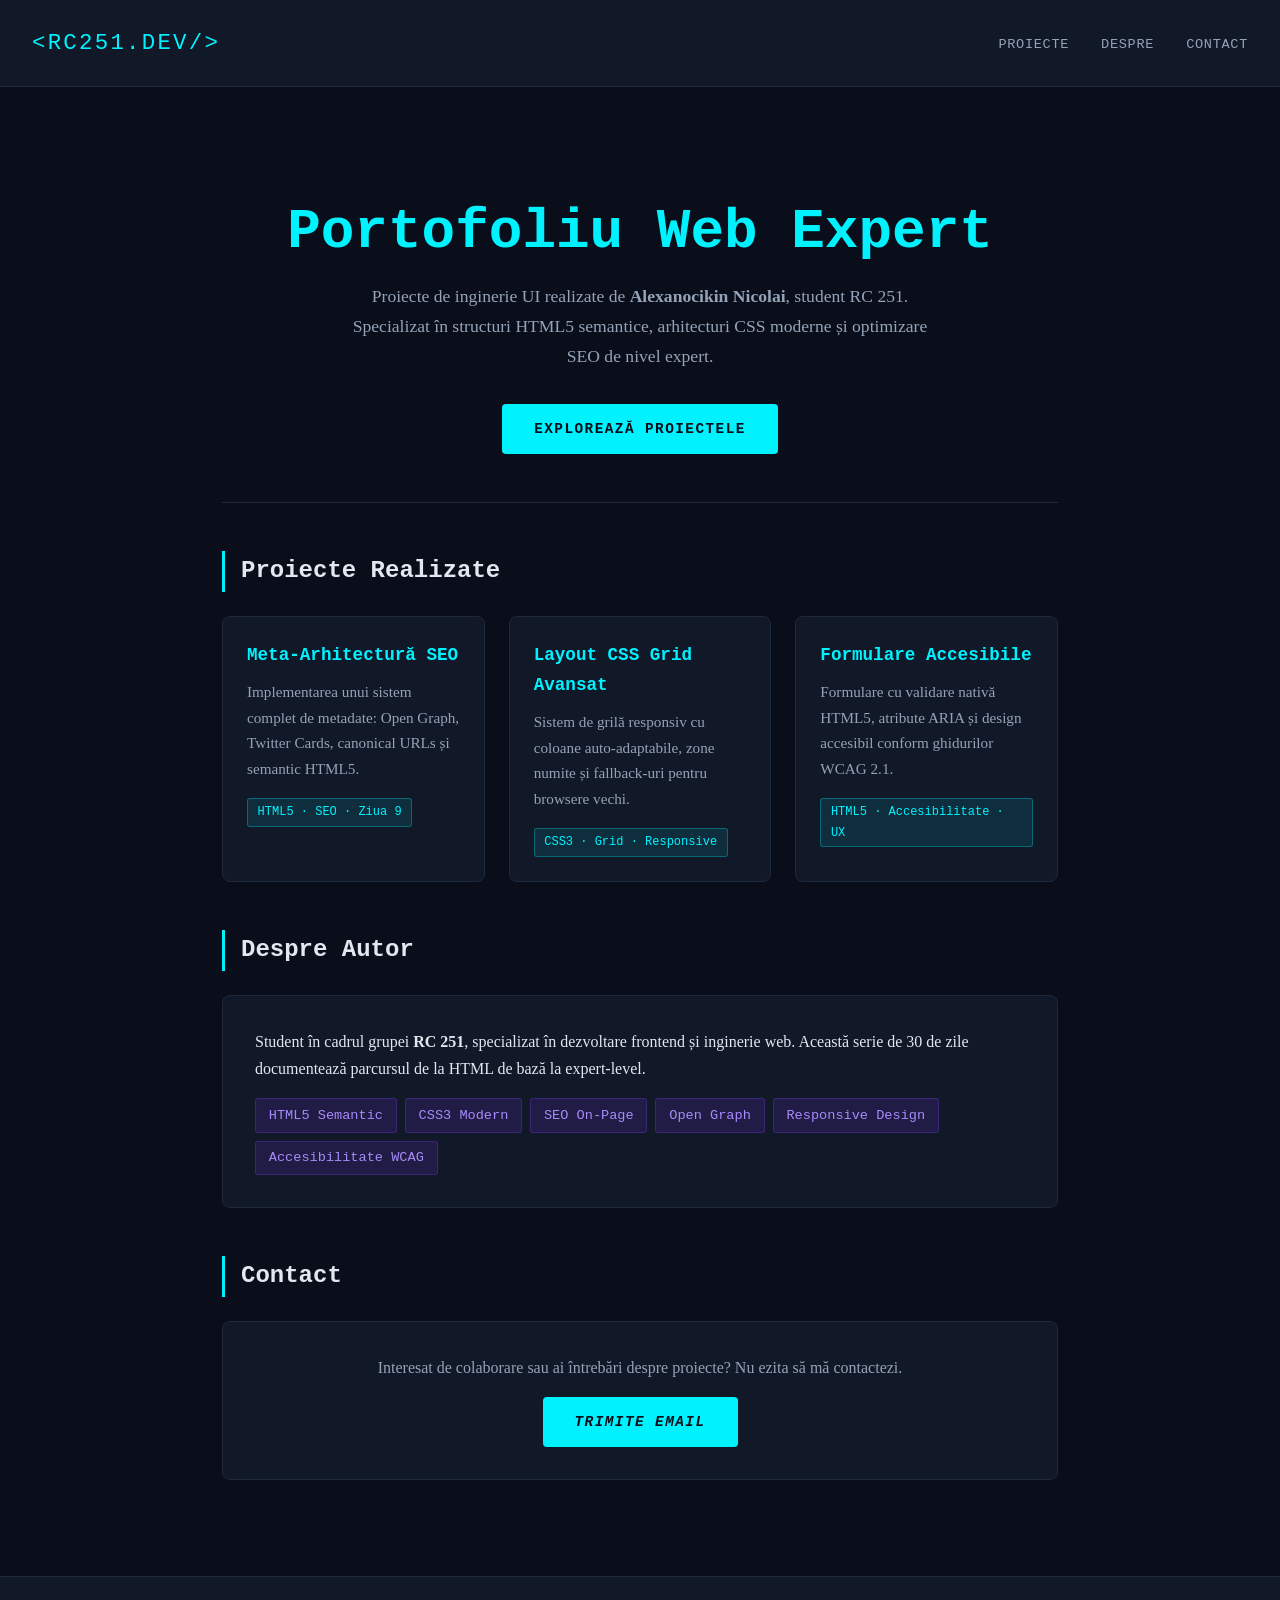
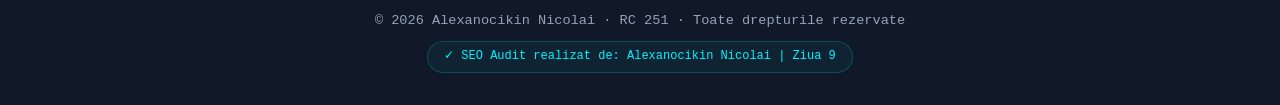
<file: ziua 7/codul final ziua 7/ziua 9/index.html>
<!DOCTYPE html>
<html lang="ro">
 
<head>

  <meta charset="UTF-8">
 

  <meta name="viewport" content="width=device-width, initial-scale=1.0, shrink-to-fit=no">

  <title>Portofoliu Web Expert | RC 251 Alexanocikin Nicolai</title>
  <meta name="description" content="Explorează proiectele de inginerie UI realizate de Alexanocikin Nicolai. Focus pe performanță, SEO semantic și arhitecturi CSS moderne. Contactează-mă astăzi!">
  <meta name="keywords" content="portofoliu web, inginerie UI, HTML5, CSS3, SEO expert, RC 251, Alexanocikin Nicolai, frontend development">
  <meta name="robots" content="index, follow">
  <link rel="canonical" href="https://domeniu-elev.ro/index.html">
  <meta name="author" content="Alexanocikin Nicolai">
  <meta property="og:type" content="website">
  <meta property="og:url" content="https://domeniu-elev.ro/index.html">
  <meta property="og:title" content="Portofoliu Web Expert | Arhitectură de Înaltă Performanță">
  <meta property="og:description" content="Sisteme UI scalabile și optimizate SEO, construite cu HTML5 semantic, CSS3 modern și best practices de inginerie web. Realizate de Alexanocikin Nicolai, RC 251.">
  <meta property="og:image" content="assets/img/preview-site.jpg">
  <meta property="og:image:width" content="1200">
  <meta property="og:image:height" content="630">
  <meta property="og:locale" content="ro_RO">
  <meta property="og:site_name" content="Portofoliu RC 251">
  <meta name="twitter:card" content="summary_large_image">
  <meta name="twitter:title" content="Portofoliu Web Expert | RC 251 Alexanocikin Nicolai">
  <meta name="twitter:description" content="Explorează proiectele de inginerie UI. SEO semantic și arhitecturi CSS moderne de nivel expert.">
  <meta name="twitter:image" content="assets/img/preview-site.jpg">
 
  <link rel="icon" type="image/png" sizes="32x32" href="favicon-32x32.png">
  <link rel="icon" type="image/png" sizes="16x16" href="favicon-16x16.png">
  <link rel="apple-touch-icon" sizes="180x180" href="apple-touch-icon.png">
 
  <meta name="theme-color" content="#00f2ff">
 
  <link rel="manifest" href="site.webmanifest">

  <style>
    /* Reset și variabile CSS */
    *, *::before, *::after { box-sizing: border-box; margin: 0; padding: 0; }
 
    :root {
      --color-bg: #0a0e1a;
      --color-surface: #111827;
      --color-accent: #00f2ff;
      --color-accent-2: #7c3aed;
      --color-text: #e2e8f0;
      --color-text-muted: #94a3b8;
      --color-border: #1e293b;
      --font-heading: 'Courier New', monospace;
      --font-body: Georgia, 'Times New Roman', serif;
    }
 
    body {
      background-color: var(--color-bg);
      color: var(--color-text);
      font-family: var(--font-body);
      line-height: 1.7;
    }
 
    /* ── HEADER ── */
    header {
      background: var(--color-surface);
      border-bottom: 1px solid var(--color-border);
      padding: 1.5rem 2rem;
      display: flex;
      justify-content: space-between;
      align-items: center;
    }
 
    header .logo {
      font-family: var(--font-heading);
      font-size: 1.4rem;
      color: var(--color-accent);
      letter-spacing: 0.1em;
    }
 
    nav ul {
      list-style: none;
      display: flex;
      gap: 2rem;
    }
 
    nav a {
      color: var(--color-text-muted);
      text-decoration: none;
      font-family: var(--font-heading);
      font-size: 0.85rem;
      letter-spacing: 0.05em;
      text-transform: uppercase;
      transition: color 0.2s;
    }
 
    nav a:hover { color: var(--color-accent); }
 
    /* ── MAIN ── */
    main { max-width: 900px; margin: 0 auto; padding: 3rem 2rem; }
 
    /* ── HERO SECTION ── */
    .hero {
      text-align: center;
      padding: 4rem 0 3rem;
      border-bottom: 1px solid var(--color-border);
      margin-bottom: 3rem;
    }
 
    /* [SEO] h1: UN SINGUR h1 PE PAGINĂ — conține cuvântul cheie principal */
    h1 {
      font-family: var(--font-heading);
      font-size: clamp(2rem, 5vw, 3.5rem);
      color: var(--color-accent);
      line-height: 1.2;
      margin-bottom: 1rem;
    }
 
    .hero p {
      color: var(--color-text-muted);
      font-size: 1.1rem;
      max-width: 600px;
      margin: 0 auto 2rem;
    }
 
    .cta-button {
      display: inline-block;
      background: var(--color-accent);
      color: var(--color-bg);
      padding: 0.8rem 2rem;
      border-radius: 4px;
      text-decoration: none;
      font-family: var(--font-heading);
      font-weight: bold;
      font-size: 0.9rem;
      letter-spacing: 0.1em;
      text-transform: uppercase;
      transition: opacity 0.2s;
    }
 
    .cta-button:hover { opacity: 0.85; }
 
    /* ── SECTIONS ── */
    section { margin-bottom: 3rem; }
 
    /* [SEO] h2: Subtitruri de secțiune — respectă ierarhia h1 → h2 */
    h2 {
      font-family: var(--font-heading);
      font-size: 1.5rem;
      color: var(--color-text);
      border-left: 3px solid var(--color-accent);
      padding-left: 1rem;
      margin-bottom: 1.5rem;
    }
 
    /* [SEO] h3: Sub-secțiuni — respectă ierarhia h2 → h3, NU sari de la h2 la h4! */
    h3 {
      font-family: var(--font-heading);
      font-size: 1.1rem;
      color: var(--color-accent);
      margin-bottom: 0.5rem;
    }
 
    /* ── ARTICLES (Carduri de Proiect) ── */
    .projects-grid {
      display: grid;
      grid-template-columns: repeat(auto-fit, minmax(260px, 1fr));
      gap: 1.5rem;
    }
 
    /* [SEMANTIC] <article> = conținut independent, redistribuibil */
    article {
      background: var(--color-surface);
      border: 1px solid var(--color-border);
      border-radius: 8px;
      padding: 1.5rem;
      transition: border-color 0.2s;
    }
 
    article:hover { border-color: var(--color-accent); }
 
    article p {
      color: var(--color-text-muted);
      font-size: 0.95rem;
      margin-top: 0.5rem;
    }
 
    article .tag {
      display: inline-block;
      background: rgba(0, 242, 255, 0.1);
      color: var(--color-accent);
      border: 1px solid rgba(0, 242, 255, 0.3);
      border-radius: 3px;
      padding: 0.2rem 0.6rem;
      font-size: 0.75rem;
      font-family: var(--font-heading);
      margin-top: 1rem;
    }
 
    /* ── ABOUT SECTION ── */
    .about-content {
      background: var(--color-surface);
      border: 1px solid var(--color-border);
      border-radius: 8px;
      padding: 2rem;
    }
 
    .skills-list {
      display: flex;
      flex-wrap: wrap;
      gap: 0.5rem;
      margin-top: 1rem;
      list-style: none;
    }
 
    .skills-list li {
      background: rgba(124, 58, 237, 0.15);
      color: #a78bfa;
      border: 1px solid rgba(124, 58, 237, 0.3);
      border-radius: 3px;
      padding: 0.3rem 0.8rem;
      font-size: 0.85rem;
      font-family: var(--font-heading);
    }
 
    /* ── CONTACT SECTION ── */
    .contact-info {
      background: var(--color-surface);
      border: 1px solid var(--color-border);
      border-radius: 8px;
      padding: 2rem;
      text-align: center;
    }
 
    .contact-info p { color: var(--color-text-muted); margin-bottom: 1rem; }
 
    /* ── FOOTER ── */
    /* [SEMANTIC] <footer> = informații secundare: copyright, links, autor */
    footer {
      background: var(--color-surface);
      border-top: 1px solid var(--color-border);
      padding: 2rem;
      text-align: center;
      color: var(--color-text-muted);
      font-size: 0.85rem;
      font-family: var(--font-heading);
    }
 
    footer .seo-badge {
      display: inline-block;
      margin-top: 0.5rem;
      padding: 0.3rem 1rem;
      background: rgba(0, 242, 255, 0.05);
      border: 1px solid rgba(0, 242, 255, 0.2);
      border-radius: 20px;
      color: var(--color-accent);
      font-size: 0.75rem;
    }
  </style>
 
</head>
 
<body>
  <header>
    <div class="logo">&lt;RC251.DEV/&gt;</div>
    <nav aria-label="Navigare principală">
      <ul>
        <li><a href="#proiecte">Proiecte</a></li>
        <li><a href="#despre">Despre</a></li>
        <li><a href="#contact">Contact</a></li>
      </ul>
    </nav>
  </header>
  <main>
    <section class="hero" aria-labelledby="titlu-principal">
 
      <h1 id="titlu-principal">Portofoliu Web Expert</h1>
 
      <p>
        Proiecte de inginerie UI realizate de <strong>Alexanocikin Nicolai</strong>,
        student RC 251. Specializat în structuri HTML5 semantice,
        arhitecturi CSS moderne și optimizare SEO de nivel expert.
      </p>
 
      <a href="#proiecte" class="cta-button">Explorează Proiectele</a>
    </section>
 
    <section id="proiecte" aria-labelledby="titlu-proiecte">
 
      <h2 id="titlu-proiecte">Proiecte Realizate</h2>
 
      <div class="projects-grid">
 
        <article>
          <h3>Meta-Arhitectură SEO</h3>
          <p>
            Implementarea unui sistem complet de metadate: Open Graph,
            Twitter Cards, canonical URLs și semantic HTML5.
          </p>
          <span class="tag">HTML5 · SEO · Ziua 9</span>
        </article>
 
        <article>
          <h3>Layout CSS Grid Avansat</h3>
          <p>
            Sistem de grilă responsiv cu coloane auto-adaptabile,
            zone numite și fallback-uri pentru browsere vechi.
          </p>
          <span class="tag">CSS3 · Grid · Responsive</span>
        </article>
 
        <article>
          <h3>Formulare Accesibile</h3>
          <p>
            Formulare cu validare nativă HTML5, atribute ARIA
            și design accesibil conform ghidurilor WCAG 2.1.
          </p>
          <span class="tag">HTML5 · Accesibilitate · UX</span>
        </article>
 
      </div>
    </section>
 
 
    <!-- ── SECȚIUNEA DESPRE ── -->
    <section id="despre" aria-labelledby="titlu-despre">
      <h2 id="titlu-despre">Despre Autor</h2>
 
      <div class="about-content">
        <p>
          Student în cadrul grupei <strong>RC 251</strong>, specializat în
          dezvoltare frontend și inginerie web. Această serie de 30 de zile
          documentează parcursul de la HTML de bază la expert-level.
        </p>
        <ul class="skills-list" aria-label="Competențe tehnice">
          <li>HTML5 Semantic</li>
          <li>CSS3 Modern</li>
          <li>SEO On-Page</li>
          <li>Open Graph</li>
          <li>Responsive Design</li>
          <li>Accesibilitate WCAG</li>
        </ul>
      </div>
    </section>
 
 
    <section id="contact" aria-labelledby="titlu-contact">
      <h2 id="titlu-contact">Contact</h2>
 
      <div class="contact-info">
        <p>
          Interesat de colaborare sau ai întrebări despre proiecte?
          Nu ezita să mă contactezi.
        </p>
        <address>
          <a href="mailto:alexanocikin.nicolai@student.ro" class="cta-button">
            Trimite Email
          </a>
        </address>
      </div>
    </section>
 
  </main>
  <footer>
    <p>&copy; 2026 Alexanocikin Nicolai · RC 251 · Toate drepturile rezervate</p>
    <p class="seo-badge">
      ✓ SEO Audit realizat de: Alexanocikin Nicolai | Ziua 9
    </p>
  </footer>
 
</body>
</html>
</file>
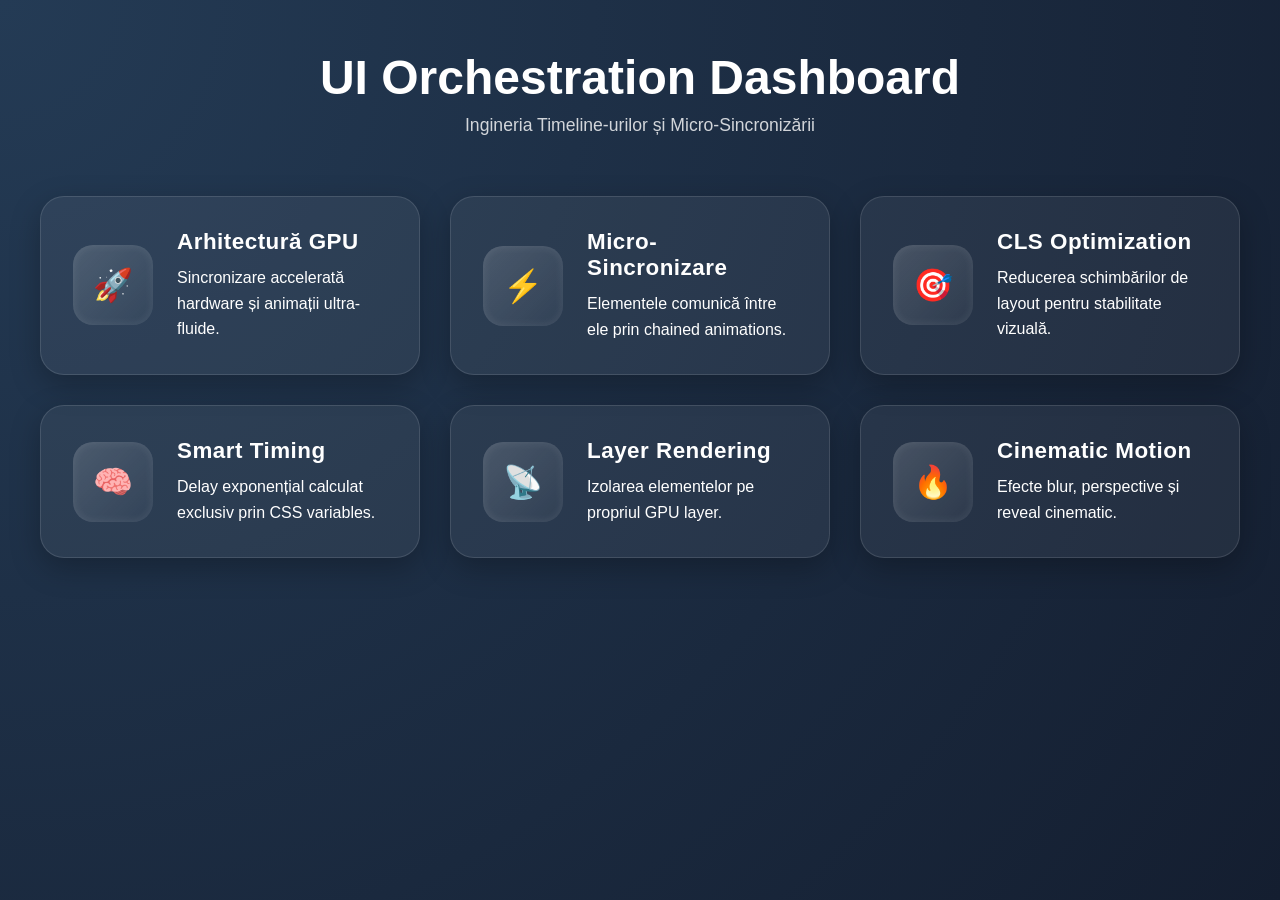
<file: features.html>
<!-- features.html -->
<!DOCTYPE html>
<html lang="ro">
<head>
  <meta charset="UTF-8" />
  <meta name="viewport" content="width=device-width, initial-scale=1.0"/>
  <title>UI Orchestration Dashboard</title>

  <link rel="stylesheet" href="features.css">
</head>
<body>

  <header class="hero">
    <h1>UI Orchestration Dashboard</h1>
    <p>Ingineria Timeline-urilor și Micro-Sincronizării</p>
  </header>

  <section class="ui-orchestrator">

    <!-- Grup 1 -->
    <div class="feature-wrapper" style="--i:1; --reverse:3;">
      <div class="feature-card">

        <div class="card-icon">🚀</div>

        <div class="card-content">
          <h3 class="stagger-text">Arhitectură GPU</h3>

          <p class="stagger-text">
            Sincronizare accelerată hardware și animații ultra-fluide.
          </p>
        </div>

      </div>
    </div>

    <!-- Grup 2 -->
    <div class="feature-wrapper" style="--i:2; --reverse:2;">
      <div class="feature-card">

        <div class="card-icon">⚡</div>

        <div class="card-content">
          <h3 class="stagger-text">Micro-Sincronizare</h3>

          <p class="stagger-text">
            Elementele comunică între ele prin chained animations.
          </p>
        </div>

      </div>
    </div>

    <!-- Grup 3 -->
    <div class="feature-wrapper" style="--i:3; --reverse:1;">
      <div class="feature-card">

        <div class="card-icon">🎯</div>

        <div class="card-content">
          <h3 class="stagger-text">CLS Optimization</h3>

          <p class="stagger-text">
            Reducerea schimbărilor de layout pentru stabilitate vizuală.
          </p>
        </div>

      </div>
    </div>

    <!-- Grup 4 -->
    <div class="feature-wrapper" style="--i:4; --reverse:1;">
      <div class="feature-card">

        <div class="card-icon">🧠</div>

        <div class="card-content">
          <h3 class="stagger-text">Smart Timing</h3>

          <p class="stagger-text">
            Delay exponențial calculat exclusiv prin CSS variables.
          </p>
        </div>

      </div>
    </div>

    <!-- Grup 5 -->
    <div class="feature-wrapper" style="--i:5; --reverse:2;">
      <div class="feature-card">

        <div class="card-icon">📡</div>

        <div class="card-content">
          <h3 class="stagger-text">Layer Rendering</h3>

          <p class="stagger-text">
            Izolarea elementelor pe propriul GPU layer.
          </p>
        </div>

      </div>
    </div>

    <!-- Grup 6 -->
    <div class="feature-wrapper" style="--i:6; --reverse:3;">
      <div class="feature-card">

        <div class="card-icon">🔥</div>

        <div class="card-content">
          <h3 class="stagger-text">Cinematic Motion</h3>

          <p class="stagger-text">
            Efecte blur, perspective și reveal cinematic.
          </p>
        </div>

      </div>
    </div>

  </section>

</body>
</html>
</file>
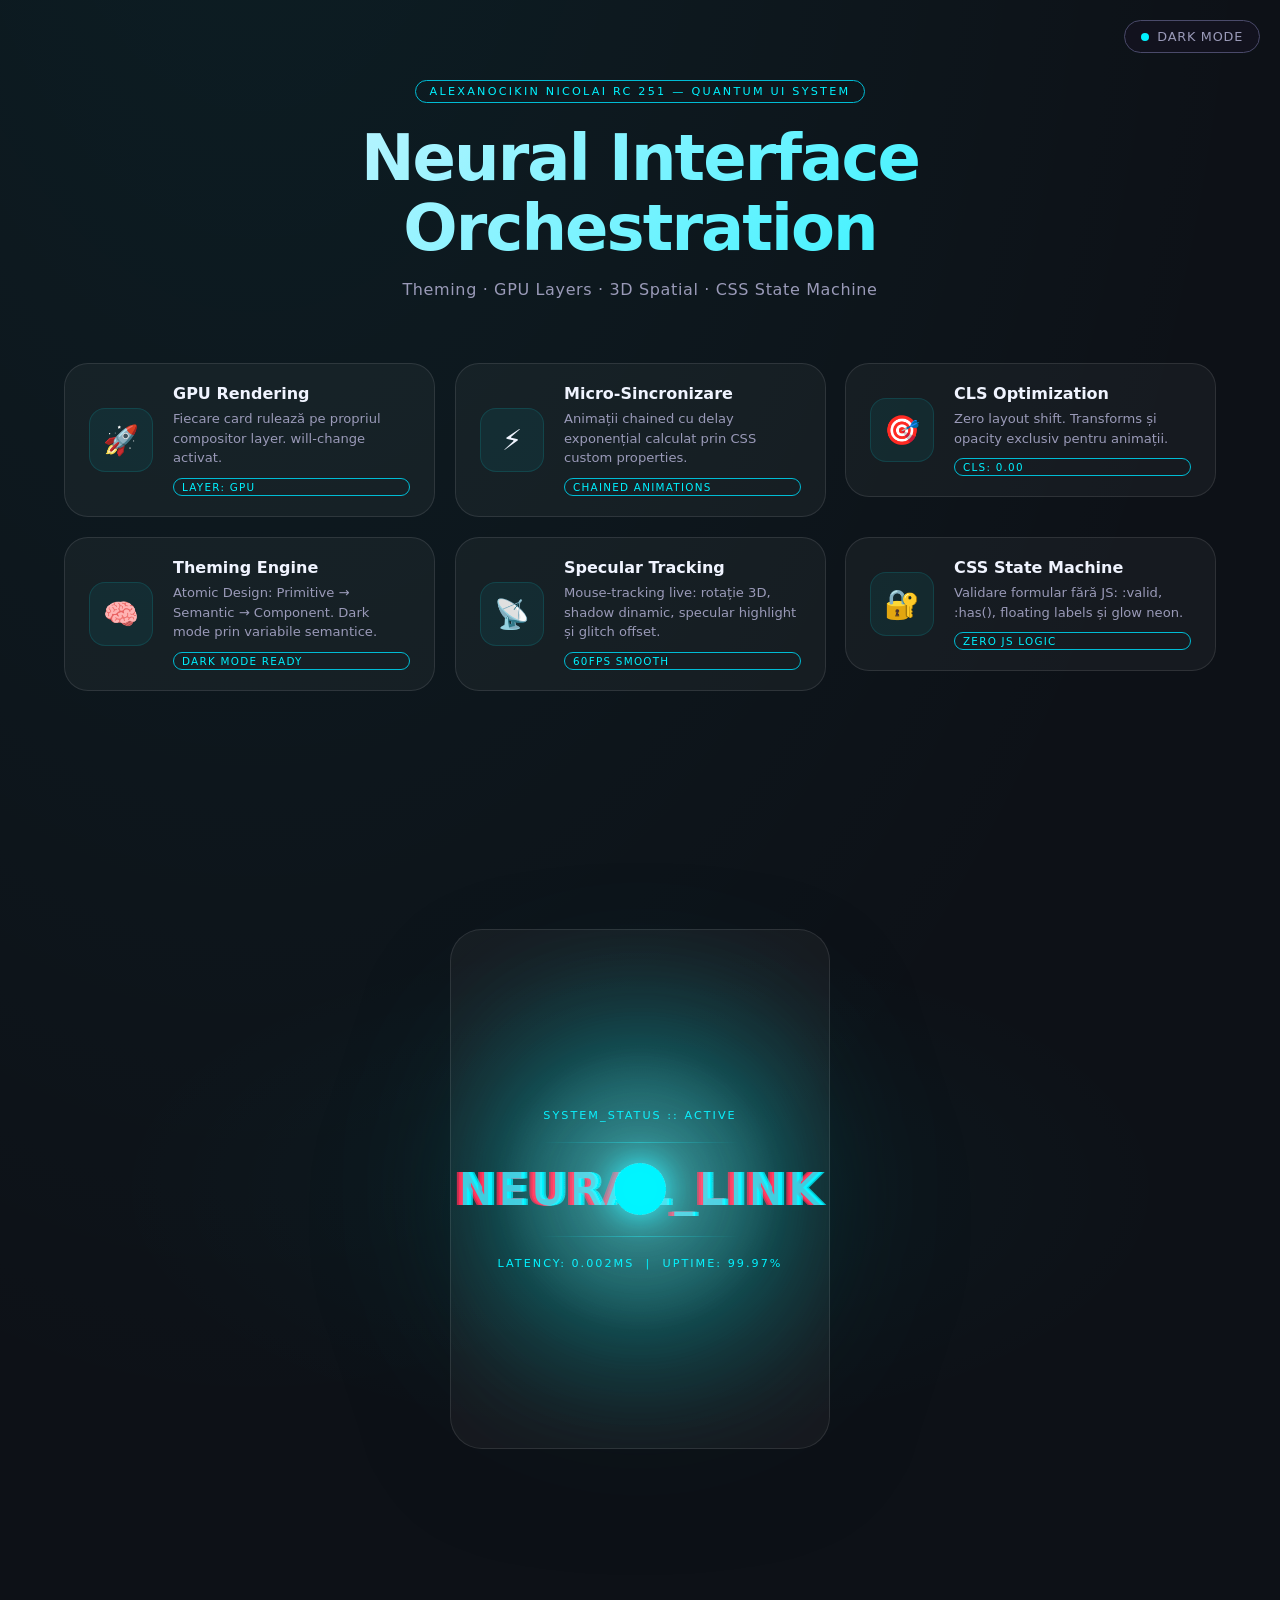
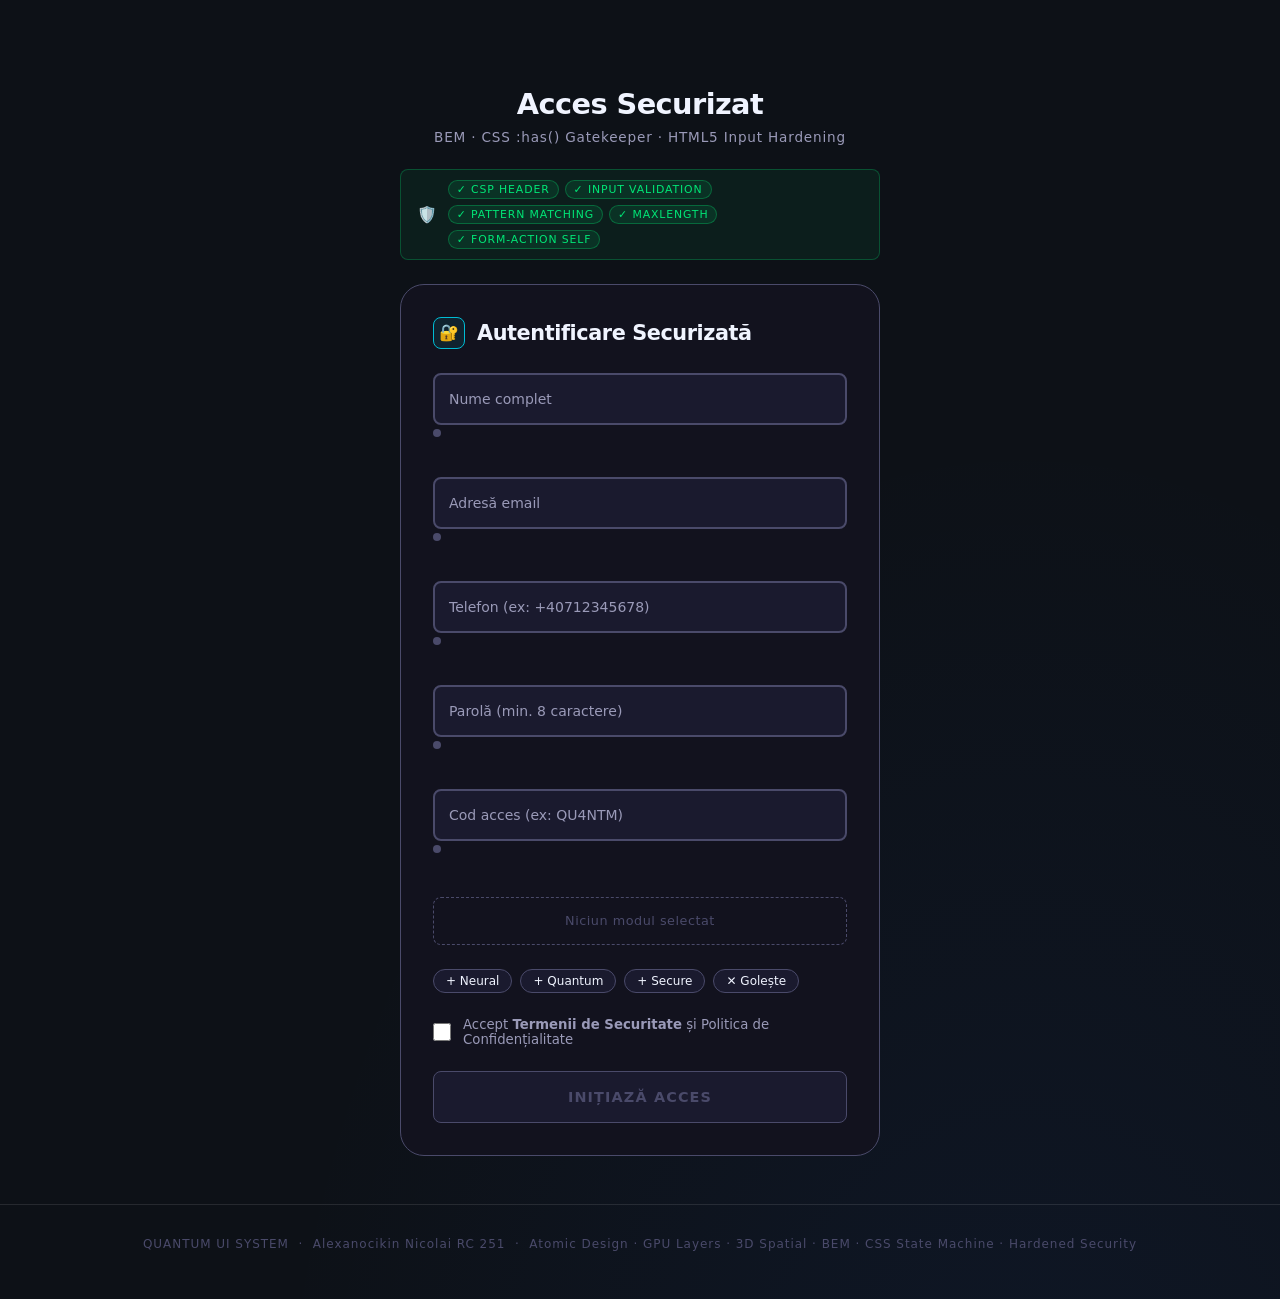
<file: ziua 7/codul final ziua 7/system-control.html>
<!DOCTYPE html>
<html lang="ro">
<head>
  <meta charset="UTF-8">
  <meta name="viewport" content="width=device-width, initial-scale=1.0">
 
  <!-- ══════════════════════════════════════════════════
       🔒 TASK B — CONTENT SECURITY POLICY (CSP)
       Restricționează scripturile doar la 'self'.
       Sursele externe (CDN-uri necunoscute) sunt blocate.
  ══════════════════════════════════════════════════ -->
  <meta http-equiv="Content-Security-Policy"
        content="default-src 'self';
                 script-src 'self' 'unsafe-inline';
                 style-src 'self' 'unsafe-inline';
                 img-src 'self' data:;
                 font-src 'self';
                 connect-src 'none';
                 object-src 'none';
                 base-uri 'self';
                 form-action 'self';">
 
  <title>Quantum UI System — Expert RC 251</title>
  <style>
 
    /* ============================================================
       1. ATOMIC DESIGN — THEMING ENGINE
       Primitive → Semantic → Component
    ============================================================ */
 
    :root {
      /* ── PRIMITIVES ── */
      --primitive-cyan-100:  #ccfffe;
      --primitive-cyan-400:  #00f2ff;
      --primitive-cyan-600:  #00bcd4;
      --primitive-blue-400:  #4f8fff;
      --primitive-blue-500:  #2563eb;
      --primitive-blue-900:  #0a1628;
      --primitive-red-400:   #ff2d55;
      --primitive-green-400: #00e676;
      --primitive-amber-400: #ffd740;
      --primitive-white:     #f0f4ff;
      --primitive-gray-100:  #e8eaf6;
      --primitive-gray-300:  #9a9ab8;
      --primitive-gray-500:  #4a4a6a;
      --primitive-gray-700:  #1e1e30;
      --primitive-gray-900:  #0a0a18;
 
      --primitive-space-1:   4px;
      --primitive-space-2:   8px;
      --primitive-space-3:   12px;
      --primitive-space-4:   16px;
      --primitive-space-5:   20px;
      --primitive-space-6:   24px;
      --primitive-space-8:   32px;
      --primitive-space-12:  48px;
 
      --primitive-radius-sm:   4px;
      --primitive-radius-md:   8px;
      --primitive-radius-lg:   16px;
      --primitive-radius-xl:   24px;
      --primitive-radius-full: 9999px;
 
      --primitive-duration-fast:   150ms;
      --primitive-duration-normal: 300ms;
      --primitive-duration-slow:   600ms;
      --primitive-easing-spring:   cubic-bezier(0.5, 1.5, 0.5, 1);
      --primitive-easing-out:      cubic-bezier(0.22, 1, 0.36, 1);
 
      /* ── SEMANTICS ── */
      --color-bg-page:           #0d1117;
      --color-bg-surface:        #12121e;
      --color-bg-elevated:       #1a1a2e;
      --color-bg-glass:          rgba(255,255,255,0.04);
      --color-bg-glass-border:   rgba(255,255,255,0.10);
 
      --color-text-primary:      var(--primitive-white);
      --color-text-secondary:    var(--primitive-gray-300);
      --color-text-disabled:     var(--primitive-gray-500);
      --color-text-accent:       var(--primitive-cyan-400);
 
      --color-border-default:    var(--primitive-gray-500);
      --color-border-focus:      var(--primitive-blue-400);
      --color-border-valid:      var(--primitive-green-400);
      --color-border-invalid:    var(--primitive-red-400);
      --color-border-accent:     var(--primitive-cyan-600);
 
      --color-glow-cyan:         rgba(0, 242, 255, 0.35);
      --color-glow-blue:         rgba(37, 99, 235, 0.50);
      --color-glow-red:          rgba(255, 45, 85, 0.50);
      --color-glow-green:        rgba(0, 230, 118, 0.50);
 
      /* ── COMPONENTS ── */
      --comp-card-bg:            var(--color-bg-glass);
      --comp-card-border:        var(--color-bg-glass-border);
      --comp-card-radius:        var(--primitive-radius-xl);
 
      --comp-input-height:       52px;
      --comp-input-bg:           var(--color-bg-elevated);
      --comp-input-radius:       var(--primitive-radius-md);
      --comp-input-border-w:     2px;
 
      --comp-btn-height:         52px;
      --comp-btn-radius:         var(--primitive-radius-md);
      --comp-btn-disabled-bg:    var(--color-bg-elevated);
      --comp-btn-active-bg:      var(--primitive-blue-500);
 
      --comp-label-default:      0.875rem;
      --comp-label-float:        0.72rem;
 
      /* ── NEURAL ENGINE (mouse-driven) ── */
      --p:            2000px;
      --rx:           0deg;
      --ry:           0deg;
      --shadow-x:     0px;
      --shadow-y:     30px;
      --light-x:      50%;
      --light-y:      50%;
      --glitch-offset:2px;
 
      --base-delay:   100ms;
    }
 
    /* ── DARK THEME OVERRIDE ── */
    .dark-theme {
      --color-bg-page:          #060608;
      --color-bg-surface:       #0a0a10;
      --color-bg-elevated:      #111118;
      --color-bg-glass:         rgba(255,255,255,0.02);
      --color-bg-glass-border:  rgba(255,255,255,0.06);
      --color-text-primary:     #c8d0e8;
      --color-text-secondary:   #6a6a90;
      --color-text-disabled:    #3a3a52;
      --color-text-accent:      #00d4e8;
      --color-border-default:   #2a2a48;
      --color-glow-cyan:        rgba(0,212,232,0.20);
    }
 
    *, *::before, *::after { box-sizing: border-box; margin: 0; padding: 0; }
 
    body {
      font-family: 'Segoe UI', system-ui, sans-serif;
      background-color: var(--color-bg-page);
      background-image:
        radial-gradient(ellipse 80% 60% at 20% -10%, rgba(0,242,255,0.06), transparent),
        radial-gradient(ellipse 60% 40% at 80% 110%, rgba(37,99,235,0.08), transparent);
      color: var(--color-text-primary);
      overflow-x: hidden;
      transition:
        background-color var(--primitive-duration-slow) ease,
        color var(--primitive-duration-slow) ease;
    }
 
    /* ============================================================
       THEME TOGGLE
    ============================================================ */
    .theme-toggle {
      position: fixed;
      top: var(--primitive-space-5);
      right: var(--primitive-space-5);
      z-index: 1000;
      display: flex;
      align-items: center;
      gap: var(--primitive-space-2);
      padding: var(--primitive-space-2) var(--primitive-space-4);
      background: var(--color-bg-surface);
      border: 1px solid var(--color-border-default);
      border-radius: var(--primitive-radius-full);
      color: var(--color-text-secondary);
      font-size: 0.8rem;
      font-family: inherit;
      cursor: pointer;
      letter-spacing: 0.06em;
      transition: all var(--primitive-duration-normal) ease;
    }
    .theme-toggle:hover {
      border-color: var(--color-text-accent);
      color: var(--color-text-accent);
    }
    .theme-toggle__dot {
      width: 8px;
      height: 8px;
      border-radius: 50%;
      background: var(--color-text-accent);
      transition: background var(--primitive-duration-normal);
    }
 
    /* ============================================================
       HERO
    ============================================================ */
    .hero {
      text-align: center;
      padding: 80px var(--primitive-space-6) 40px;
    }
    .hero__label {
      display: inline-block;
      font-size: 0.7rem;
      letter-spacing: 0.2em;
      color: var(--color-text-accent);
      border: 1px solid var(--color-border-accent);
      border-radius: var(--primitive-radius-full);
      padding: 4px 14px;
      margin-bottom: var(--primitive-space-5);
      text-transform: uppercase;
    }
    .hero__title {
      font-size: clamp(2.2rem, 6vw, 4rem);
      font-weight: 800;
      letter-spacing: -0.03em;
      line-height: 1.1;
      margin-bottom: var(--primitive-space-4);
      background: linear-gradient(135deg, var(--color-text-primary) 0%, var(--color-text-accent) 100%);
      -webkit-background-clip: text;
      -webkit-text-fill-color: transparent;
      background-clip: text;
    }
    .hero__sub {
      color: var(--color-text-secondary);
      font-size: 1rem;
      letter-spacing: 0.04em;
    }
 
    /* ============================================================
       2. STAGGERED ENTRANCE — GPU ORCHESTRATION GRID
    ============================================================ */
    .orchestrator {
      width: 100%;
      max-width: 1200px;
      margin: 0 auto;
      padding: var(--primitive-space-6) var(--primitive-space-6) var(--primitive-space-12);
      display: grid;
      grid-template-columns: repeat(auto-fit, minmax(320px, 1fr));
      gap: var(--primitive-space-5);
    }
 
    @keyframes entrance {
      0% {
        opacity: 0;
        transform: perspective(1000px) rotateX(-18deg) translateY(50px) scale(0.92);
        filter: blur(10px);
      }
      100% {
        opacity: 1;
        transform: perspective(1000px) rotateX(0deg) translateY(0) scale(1);
        filter: blur(0);
      }
    }
 
    @keyframes textReveal {
      from { clip-path: inset(0 100% 0 0); opacity: 0; }
      to   { clip-path: inset(0 0 0 0);    opacity: 1; }
    }
 
    .service-wrapper {
      --exp-delay: calc(var(--i) * var(--i) * 80ms);
      opacity: 0;
      will-change: transform, opacity, filter;
      transform: translateZ(0);
      animation: entrance 1s var(--primitive-easing-spring) forwards;
      animation-delay: calc(var(--base-delay) + var(--exp-delay));
    }
 
    .service-card {
      display: flex;
      align-items: center;
      gap: var(--primitive-space-5);
      padding: var(--primitive-space-5) var(--primitive-space-6);
      border-radius: var(--comp-card-radius);
      background: var(--comp-card-bg);
      border: 1px solid var(--comp-card-border);
      backdrop-filter: blur(20px);
      transition: transform 0.35s var(--primitive-easing-out),
                  border-color 0.35s ease,
                  box-shadow 0.35s ease;
    }
    .service-card:hover {
      transform: translateY(-6px) scale(1.015);
      border-color: rgba(0, 242, 255, 0.25);
      box-shadow: 0 16px 40px rgba(0,0,0,0.4), 0 0 20px var(--color-glow-cyan);
    }
 
    .service-card__icon {
      min-width: 64px;
      height: 64px;
      display: flex;
      align-items: center;
      justify-content: center;
      border-radius: var(--primitive-radius-lg);
      font-size: 1.8rem;
      background: rgba(0, 242, 255, 0.06);
      border: 1px solid rgba(0, 242, 255, 0.12);
      flex-shrink: 0;
    }
 
    .service-card__body {
      display: flex;
      flex-direction: column;
      gap: 6px;
    }
 
    .service-card__title {
      font-size: 1rem;
      font-weight: 600;
      color: var(--color-text-primary);
      opacity: 0;
      animation: textReveal 0.6s ease-out forwards;
      animation-delay: calc(var(--base-delay) + var(--exp-delay) + 400ms);
    }
 
    .service-card__desc {
      font-size: 0.82rem;
      color: var(--color-text-secondary);
      line-height: 1.5;
      opacity: 0;
      animation: textReveal 0.6s ease-out forwards;
      animation-delay: calc(var(--base-delay) + var(--exp-delay) + 550ms);
    }
 
    .service-card__badge {
      display: inline-block;
      margin-top: 4px;
      font-size: 0.65rem;
      letter-spacing: 0.12em;
      text-transform: uppercase;
      color: var(--color-text-accent);
      border: 1px solid var(--color-border-accent);
      border-radius: var(--primitive-radius-full);
      padding: 2px 8px;
    }
 
    /* ============================================================
       3. NEURAL GLASS — HOLOGRAM CENTERPIECE
    ============================================================ */
    .neural-section {
      width: 100%;
      min-height: 100vh;
      display: grid;
      place-items: center;
      perspective: var(--p);
      overflow: hidden;
      isolation: isolate;
      padding: var(--primitive-space-12) var(--primitive-space-6);
      position: relative;
    }
 
    .neural-section::before {
      content: '';
      position: absolute;
      inset: 0;
      background:
        radial-gradient(ellipse 60% 40% at 50% 50%,
          rgba(0, 242, 255, 0.04), transparent 70%);
      pointer-events: none;
    }
 
    .spatial-anchor {
      position: relative;
      width: 380px;
      height: 520px;
      transform-style: preserve-3d;
      transform: rotateX(var(--rx)) rotateY(var(--ry));
      transition: transform 0.06s linear;
      will-change: transform;
      isolation: isolate;
      border-radius: 32px;
      filter: drop-shadow(var(--shadow-x) var(--shadow-y) 50px rgba(0,0,0,0.7));
      backface-visibility: hidden;
    }
 
    .layer {
      position: absolute;
      inset: 0;
      border-radius: 32px;
      transform-style: preserve-3d;
      backface-visibility: hidden;
    }
 
    .layer--core {
      background: radial-gradient(circle, var(--color-glow-cyan), transparent 70%);
      transform: translateZ(-40px);
      filter: blur(60px);
      mix-blend-mode: screen;
    }
 
    .layer--glass {
      background: var(--color-bg-glass);
      backdrop-filter: blur(40px) saturate(200%) contrast(110%);
      border: 1px solid var(--color-bg-glass-border);
      transform: translateZ(20px);
    }
 
    .layer--specular {
      background: radial-gradient(
        circle at var(--light-x) var(--light-y),
        rgba(255,255,255,0.22), transparent 45%
      );
      mix-blend-mode: color-dodge;
      transform: translateZ(140px);
      pointer-events: none;
    }
 
    .layer--data {
      display: flex;
      flex-direction: column;
      justify-content: center;
      align-items: center;
      gap: 20px;
      transform: translateZ(90px);
      text-align: center;
      padding: var(--primitive-space-6);
    }
 
    .neural-header,
    .neural-stats {
      font-size: 0.7rem;
      letter-spacing: 0.18em;
      color: var(--color-text-accent);
      text-transform: uppercase;
    }
 
    .neural-divider {
      width: 60%;
      height: 1px;
      background: linear-gradient(90deg, transparent, var(--color-text-accent), transparent);
      opacity: 0.4;
    }
 
    .glitch-text {
      position: relative;
      font-size: 2.8rem;
      font-weight: 900;
      color: var(--color-text-primary);
      transform: translateZ(110px);
      text-shadow:
        calc(var(--glitch-offset) * -1) 0 var(--primitive-red-400),
        var(--glitch-offset) 0 var(--primitive-cyan-400);
      animation: glitchPulse 3s infinite;
      letter-spacing: 0.05em;
    }
    .glitch-text::before,
    .glitch-text::after {
      content: attr(data-text);
      position: absolute;
      inset: 0;
      opacity: 0.75;
    }
    .glitch-text::before {
      color: var(--primitive-red-400);
      transform: translateX(calc(var(--glitch-offset) * -1));
    }
    .glitch-text::after {
      color: var(--primitive-cyan-400);
      transform: translateX(var(--glitch-offset));
    }
 
    @keyframes glitchPulse {
      0%,88%,100% { filter: none; }
      90%  { filter: blur(1.5px); }
      93%  { filter: contrast(220%) brightness(130%); }
      96%  { filter: brightness(160%); }
    }
 
    .layer--orbital {
      display: grid;
      place-items: center;
      transform: translateZ(200px);
      pointer-events: none;
    }
    .satellite {
      width: 52px;
      height: 52px;
      border-radius: 50%;
      background: var(--primitive-cyan-400);
      box-shadow: 0 0 30px var(--primitive-cyan-400), 0 0 60px var(--color-glow-cyan);
      mix-blend-mode: screen;
      animation: orbit 5s infinite cubic-bezier(0.4, 0, 0.2, 1);
    }
    @keyframes orbit {
      0%,100% {
        transform: translateX(-140px) translateZ(-80px) scale(0.75);
        opacity: 0.6;
      }
      50% {
        transform: translateX(140px) translateZ(110px) scale(1.2);
        opacity: 1;
      }
    }
 
    /* ============================================================
       4. BEM ACCESS FORM — SECURITATE
    ============================================================ */
    .security-section {
      width: 100%;
      display: flex;
      flex-direction: column;
      align-items: center;
      padding: var(--primitive-space-12) var(--primitive-space-6);
      gap: var(--primitive-space-6);
    }
 
    .security-section__heading { text-align: center; }
 
    .security-section__title {
      font-size: 1.8rem;
      font-weight: 700;
      letter-spacing: -0.02em;
      color: var(--color-text-primary);
      margin-bottom: var(--primitive-space-2);
    }
 
    .security-section__sub {
      font-size: 0.85rem;
      color: var(--color-text-secondary);
      letter-spacing: 0.06em;
    }
 
    /* 🔒 BADGE SECURITATE */
    .security-badge {
      display: flex;
      align-items: center;
      gap: 10px;
      background: rgba(0, 230, 118, 0.06);
      border: 1px solid rgba(0, 230, 118, 0.25);
      border-radius: var(--primitive-radius-md);
      padding: 10px 16px;
      font-size: 0.78rem;
      color: var(--primitive-green-400);
      letter-spacing: 0.06em;
      max-width: 480px;
      width: 100%;
    }
    .security-badge__icon { font-size: 1rem; flex-shrink: 0; }
    .security-badge__items {
      display: flex;
      flex-wrap: wrap;
      gap: 6px;
    }
    .security-badge__tag {
      background: rgba(0, 230, 118, 0.10);
      border: 1px solid rgba(0, 230, 118, 0.30);
      border-radius: var(--primitive-radius-full);
      padding: 2px 8px;
      font-size: 0.68rem;
      letter-spacing: 0.08em;
    }
 
    .access-form {
      width: 100%;
      max-width: 480px;
      background: var(--color-bg-surface);
      border: 1px solid var(--color-border-default);
      border-radius: var(--primitive-radius-xl);
      padding: var(--primitive-space-8);
      transition:
        border-color var(--primitive-duration-normal) ease,
        box-shadow var(--primitive-duration-normal) ease;
    }
 
    .access-form:focus-within {
      border-color: var(--color-border-focus);
      box-shadow: 0 0 0 1px var(--color-border-focus),
                  0 0 24px var(--color-glow-blue);
    }
 
    .access-form__title {
      font-size: 1.3rem;
      font-weight: 700;
      margin-bottom: var(--primitive-space-6);
      letter-spacing: -0.02em;
      color: var(--color-text-primary);
      display: flex;
      align-items: center;
      gap: var(--primitive-space-3);
    }
    .access-form__title-icon {
      width: 32px;
      height: 32px;
      border-radius: var(--primitive-radius-md);
      background: rgba(0,242,255,0.08);
      border: 1px solid var(--color-border-accent);
      display: flex;
      align-items: center;
      justify-content: center;
      font-size: 1rem;
    }
 
    .access-form__group {
      display: flex;
      flex-direction: column;
      gap: var(--primitive-space-5);
      margin-bottom: var(--primitive-space-6);
    }
 
    .access-form__checkbox-row {
      display: flex;
      align-items: center;
      gap: var(--primitive-space-3);
      margin-bottom: var(--primitive-space-6);
      cursor: pointer;
    }
    .access-form__checkbox-label {
      font-size: 0.83rem;
      color: var(--color-text-secondary);
      user-select: none;
    }
 
    /* ── FIELD ── */
    .field {
      position: relative;
      display: flex;
      flex-direction: column;
      gap: 4px;
    }
 
    .field__row {
      display: flex;
      align-items: center;
      gap: var(--primitive-space-2);
    }
 
    .field__wrapper {
      position: relative;
      flex: 1;
    }
 
    .field__input {
      width: 100%;
      height: var(--comp-input-height);
      padding: var(--primitive-space-5) var(--primitive-space-4) var(--primitive-space-2);
      background: var(--comp-input-bg);
      border: var(--comp-input-border-w) solid var(--color-border-default);
      border-radius: var(--comp-input-radius);
      color: var(--color-text-primary);
      font-size: 1rem;
      font-family: inherit;
      outline: none;
      transition: border-color var(--primitive-duration-normal) ease,
                  box-shadow var(--primitive-duration-normal) ease;
    }
 
    .field__label {
      position: absolute;
      left: var(--primitive-space-4);
      top: 50%;
      transform: translateY(-50%);
      font-size: var(--comp-label-default);
      color: var(--color-text-secondary);
      pointer-events: none;
      transition:
        top var(--primitive-duration-normal) ease,
        font-size var(--primitive-duration-normal) ease,
        color var(--primitive-duration-normal) ease,
        transform var(--primitive-duration-normal) ease;
    }
 
    .field__indicator {
      width: 8px;
      height: 8px;
      border-radius: 50%;
      background: var(--color-text-disabled);
      flex-shrink: 0;
      transition: background var(--primitive-duration-normal) ease;
    }
 
    /* 🔒 MESAJ EROARE VALIDARE */
    .field__error {
      font-size: 0.72rem;
      color: var(--primitive-red-400);
      letter-spacing: 0.04em;
      padding-left: var(--primitive-space-4);
      min-height: 16px;
      opacity: 0;
      transition: opacity 0.2s ease;
    }
    /* Se afișează când input-ul e invalid și a fost atins */
    .field__input:invalid:not(:placeholder-shown) ~ .field__error {
      opacity: 1;
    }
 
    /* ── STATE MACHINE: Floating Label ── */
    .field__input:placeholder-shown + .field__label {
      top: 50%;
      transform: translateY(-50%);
      font-size: var(--comp-label-default);
      color: var(--color-text-secondary);
    }
    .field__input:focus + .field__label,
    .field__input:not(:placeholder-shown) + .field__label {
      top: 8px;
      transform: translateY(0);
      font-size: var(--comp-label-float);
      color: var(--color-border-focus);
    }
 
    .field__input:focus {
      border-color: var(--color-border-focus);
      box-shadow: 0 0 0 3px var(--color-glow-blue);
    }
    .field__input:valid:not(:placeholder-shown) {
      border-color: var(--color-border-valid);
    }
    .field__input:invalid:not(:placeholder-shown) {
      border-color: var(--color-border-invalid);
    }
 
    @keyframes indicator-pop {
      0%   { transform: scale(0.6); }
      60%  { transform: scale(1.5); }
      100% { transform: scale(1); }
    }
 
    .field__input:focus ~ .field__row .field__indicator {
      background: var(--color-border-focus);
      box-shadow: 0 0 8px var(--color-glow-blue);
      animation: indicator-pop var(--primitive-duration-fast) ease;
    }
    .field__input:valid:not(:placeholder-shown) ~ .field__row .field__indicator {
      background: var(--color-border-valid);
      box-shadow: 0 0 8px var(--color-glow-green);
      animation: indicator-pop var(--primitive-duration-fast) ease;
    }
    .field__input:invalid:not(:placeholder-shown) ~ .field__row .field__indicator {
      background: var(--color-border-invalid);
      box-shadow: 0 0 8px var(--color-glow-red);
      animation: indicator-pop var(--primitive-duration-fast) ease;
    }
 
    .field__input:valid:not(:placeholder-shown) + .field__label {
      color: var(--color-border-valid);
    }
    .field__input:invalid:not(:placeholder-shown) + .field__label {
      color: var(--color-border-invalid);
    }
 
    /* ── CHECKBOX ── */
    .checkbox__input {
      width: 18px;
      height: 18px;
      accent-color: var(--color-border-focus);
      cursor: pointer;
      flex-shrink: 0;
    }
 
    /* ── SERVICES CONTAINER ── */
    .services-container {
      min-height: 48px;
      border: 1px dashed var(--color-border-default);
      border-radius: var(--primitive-radius-md);
      padding: var(--primitive-space-3);
      position: relative;
      margin-bottom: var(--primitive-space-6);
      display: flex;
      flex-wrap: wrap;
      gap: var(--primitive-space-2);
      transition: border-color var(--primitive-duration-normal);
    }
    .services-container:empty::before {
      content: "Niciun modul selectat";
      color: var(--color-text-disabled);
      font-size: 0.8rem;
      position: absolute;
      inset: 0;
      display: flex;
      align-items: center;
      justify-content: center;
      letter-spacing: 0.04em;
    }
    .services-container__tag {
      background: rgba(79, 143, 255, 0.08);
      border: 1px solid var(--color-border-focus);
      color: var(--color-border-focus);
      padding: 3px var(--primitive-space-3);
      border-radius: var(--primitive-radius-full);
      font-size: 0.75rem;
      letter-spacing: 0.06em;
    }
 
    .demo-btns {
      display: flex;
      gap: var(--primitive-space-2);
      margin-bottom: var(--primitive-space-6);
      flex-wrap: wrap;
    }
    .demo-btn {
      padding: 4px var(--primitive-space-3);
      background: var(--color-bg-elevated);
      border: 1px solid var(--color-border-default);
      color: var(--color-text-primary);
      border-radius: var(--primitive-radius-full);
      font-size: 0.75rem;
      cursor: pointer;
      font-family: inherit;
      transition: border-color var(--primitive-duration-fast),
                  color var(--primitive-duration-fast);
    }
    .demo-btn:hover {
      border-color: var(--color-border-focus);
      color: var(--color-border-focus);
    }
    .demo-btn--danger:hover {
      border-color: var(--color-border-invalid);
      color: var(--color-border-invalid);
    }
 
    .btn {
      height: var(--comp-btn-height);
      width: 100%;
      border: none;
      border-radius: var(--comp-btn-radius);
      font-size: 0.9rem;
      font-weight: 600;
      letter-spacing: 0.08em;
      font-family: inherit;
      cursor: not-allowed;
    }
 
    .access-form__submit {
      background: var(--comp-btn-disabled-bg);
      color: var(--color-text-disabled);
      border: 1px solid var(--color-border-default);
      pointer-events: none;
      transition: all var(--primitive-duration-normal) ease;
    }
 
    @keyframes pulse-glow {
      0%,100% {
        box-shadow: 0 0 0 0 var(--color-glow-blue);
        transform: scale(1);
      }
      50% {
        box-shadow: 0 0 0 10px transparent, 0 0 30px var(--color-glow-blue);
        transform: scale(1.015);
      }
    }
 
    .access-form:has(.field__input[name="email"]:valid:not(:placeholder-shown)):has(.field__input[name="password"]:valid:not(:placeholder-shown)):has(.checkbox__input:checked)
    .access-form__submit {
      background: var(--comp-btn-active-bg);
      color: var(--color-text-primary);
      border: none;
      pointer-events: auto;
      cursor: pointer;
      animation: pulse-glow 2s ease-in-out infinite;
    }
 
    /* ============================================================
       FOOTER
    ============================================================ */
    .footer {
      text-align: center;
      padding: var(--primitive-space-8) var(--primitive-space-6) var(--primitive-space-12);
      color: var(--color-text-disabled);
      font-size: 0.75rem;
      letter-spacing: 0.08em;
      border-top: 1px solid var(--color-bg-glass-border);
    }
 
  </style>
</head>
<body>
 
  <!-- THEME TOGGLE -->
  <button class="theme-toggle" id="themeToggle" onclick="toggleTheme()">
    <span class="theme-toggle__dot" id="themeToggleDot"></span>
    <span id="themeToggleLabel">DARK MODE</span>
  </button>
 
  <!-- ══════════════════════════════════════════════════
       HERO
  ══════════════════════════════════════════════════ -->
  <header class="hero">
    <div class="hero__label">Alexanocikin Nicolai RC 251 — Quantum UI System</div>
    <h1 class="hero__title">Neural Interface<br>Orchestration</h1>
    <p class="hero__sub">Theming · GPU Layers · 3D Spatial · CSS State Machine</p>
  </header>
 
  <!-- ══════════════════════════════════════════════════
       GRID SERVICII
  ══════════════════════════════════════════════════ -->
  <section class="orchestrator" aria-label="Servicii active">
 
    <article class="service-wrapper" style="--i:1">
      <div class="service-card">
        <div class="service-card__icon">🚀</div>
        <div class="service-card__body">
          <h3 class="service-card__title">GPU Rendering</h3>
          <p class="service-card__desc">Fiecare card rulează pe propriul compositor layer. will-change activat.</p>
          <span class="service-card__badge">Layer: GPU</span>
        </div>
      </div>
    </article>
 
    <article class="service-wrapper" style="--i:2">
      <div class="service-card">
        <div class="service-card__icon">⚡</div>
        <div class="service-card__body">
          <h3 class="service-card__title">Micro-Sincronizare</h3>
          <p class="service-card__desc">Animații chained cu delay exponențial calculat prin CSS custom properties.</p>
          <span class="service-card__badge">Chained Animations</span>
        </div>
      </div>
    </article>
 
    <article class="service-wrapper" style="--i:3">
      <div class="service-card">
        <div class="service-card__icon">🎯</div>
        <div class="service-card__body">
          <h3 class="service-card__title">CLS Optimization</h3>
          <p class="service-card__desc">Zero layout shift. Transforms și opacity exclusiv pentru animații.</p>
          <span class="service-card__badge">CLS: 0.00</span>
        </div>
      </div>
    </article>
 
    <article class="service-wrapper" style="--i:4">
      <div class="service-card">
        <div class="service-card__icon">🧠</div>
        <div class="service-card__body">
          <h3 class="service-card__title">Theming Engine</h3>
          <p class="service-card__desc">Atomic Design: Primitive → Semantic → Component. Dark mode prin variabile semantice.</p>
          <span class="service-card__badge">Dark Mode Ready</span>
        </div>
      </div>
    </article>
 
    <article class="service-wrapper" style="--i:5">
      <div class="service-card">
        <div class="service-card__icon">📡</div>
        <div class="service-card__body">
          <h3 class="service-card__title">Specular Tracking</h3>
          <p class="service-card__desc">Mouse-tracking live: rotație 3D, shadow dinamic, specular highlight și glitch offset.</p>
          <span class="service-card__badge">60fps Smooth</span>
        </div>
      </div>
    </article>
 
    <article class="service-wrapper" style="--i:6">
      <div class="service-card">
        <div class="service-card__icon">🔐</div>
        <div class="service-card__body">
          <h3 class="service-card__title">CSS State Machine</h3>
          <p class="service-card__desc">Validare formular fără JS: :valid, :has(), floating labels și glow neon.</p>
          <span class="service-card__badge">Zero JS Logic</span>
        </div>
      </div>
    </article>
 
  </section>
 
  <!-- ══════════════════════════════════════════════════
       NEURAL GLASS — HOLOGRAM CENTERPIECE
  ══════════════════════════════════════════════════ -->
  <main class="neural-section" aria-label="Neural Interface">
    <div class="spatial-anchor" id="anchor">
      <div class="layer layer--core"></div>
      <div class="layer layer--glass"></div>
      <div class="layer layer--data">
        <div class="neural-header">SYSTEM_STATUS :: ACTIVE</div>
        <div class="neural-divider"></div>
        <h2 class="glitch-text" data-text="NEURAL_LINK">NEURAL_LINK</h2>
        <div class="neural-divider"></div>
        <div class="neural-stats">LATENCY: 0.002ms &nbsp;|&nbsp; UPTIME: 99.97%</div>
      </div>
      <div class="layer layer--orbital">
        <div class="satellite"></div>
      </div>
      <div class="layer layer--specular"></div>
    </div>
  </main>
 
  <!-- ══════════════════════════════════════════════════
       ACCES SECURIZAT — BEM FORM + HARDENING SECURITATE
  ══════════════════════════════════════════════════ -->
  <section class="security-section" aria-label="Acces Securizat">
 
    <div class="security-section__heading">
      <h2 class="security-section__title">Acces Securizat</h2>
      <p class="security-section__sub">BEM · CSS :has() Gatekeeper · HTML5 Input Hardening</p>
    </div>
 
    <!-- 🔒 BADGE: măsuri de securitate active -->
    <div class="security-badge" role="status" aria-label="Măsuri de securitate active">
      <span class="security-badge__icon">🛡️</span>
      <div class="security-badge__items">
        <span class="security-badge__tag">✓ CSP HEADER</span>
        <span class="security-badge__tag">✓ INPUT VALIDATION</span>
        <span class="security-badge__tag">✓ PATTERN MATCHING</span>
        <span class="security-badge__tag">✓ MAXLENGTH</span>
        <span class="security-badge__tag">✓ FORM-ACTION SELF</span>
      </div>
    </div>
 
    <!--
      🔒 TASK A — VALIDARE INPUT HTML5
      Modificări aplicate față de versiunea originală:
      • Eliminat `novalidate` de pe <form> → activează validarea nativă a browserului
      • Email: maxlength="100" (limită rezonabilă)
      • Password: minlength="8" (best practice NIST), maxlength="128"
      • Access Code: pattern="[A-Z0-9]{6}" (existent, păstrat), maxlength="6" (nou)
      • Nume: required, pattern="[A-Za-zÀ-ÿ ]{2,50}", maxlength="50" (câmp nou adăugat)
      • Telefon: pattern="[+]?[0-9]{7,15}", maxlength="15" (câmp nou adăugat)
      • Toate câmpurile au atribut `title` cu descrierea formatului cerut
      • autocomplete="off" păstrat pe form (securitate)
    -->
    <form class="access-form" autocomplete="off" action="#" method="post">
 
      <div class="access-form__title">
        <span class="access-form__title-icon">🔐</span>
        Autentificare Securizată
      </div>
 
      <div class="access-form__group">
 
        <!-- NUME COMPLET — câmp nou cu validare pattern -->
        <div class="field">
          <div class="field__wrapper">
            <input
              class="field__input"
              type="text"
              name="full_name"
              id="full_name"
              placeholder=" "
              required
              pattern="[A-Za-zÀ-ÿăâîșțĂÂÎȘȚ ]{2,50}"
              maxlength="50"
              title="Nume complet: 2-50 caractere, doar litere și spații"
              autocomplete="name"
            >
            <label class="field__label" for="full_name">Nume complet</label>
          </div>
          <span class="field__indicator" aria-hidden="true"></span>
          <span class="field__error" aria-live="polite">⚠ Minim 2 litere, fără cifre sau caractere speciale</span>
        </div>
 
        <!-- EMAIL -->
        <div class="field">
          <div class="field__wrapper">
            <input
              class="field__input"
              type="email"
              name="email"
              id="email"
              placeholder=" "
              required
              maxlength="100"
              title="Introduceți o adresă de email validă (ex: utilizator@domeniu.com)"
              autocomplete="email"
            >
            <label class="field__label" for="email">Adresă email</label>
          </div>
          <span class="field__indicator" aria-hidden="true"></span>
          <span class="field__error" aria-live="polite">⚠ Format invalid — ex: utilizator@domeniu.com</span>
        </div>
 
        <!-- TELEFON — câmp nou cu validare pattern -->
        <div class="field">
          <div class="field__wrapper">
            <input
              class="field__input"
              type="tel"
              name="phone"
              id="phone"
              placeholder=" "
              required
              pattern="[+]?[0-9]{7,15}"
              maxlength="15"
              title="Număr de telefon: 7-15 cifre, opțional + la început (ex: +40712345678)"
              autocomplete="tel"
            >
            <label class="field__label" for="phone">Telefon (ex: +40712345678)</label>
          </div>
          <span class="field__indicator" aria-hidden="true"></span>
          <span class="field__error" aria-live="polite">⚠ Format invalid — ex: +40712345678 sau 0712345678</span>
        </div>
 
        <!-- PAROLĂ -->
        <div class="field">
          <div class="field__wrapper">
            <input
              class="field__input"
              type="password"
              name="password"
              id="password"
              placeholder=" "
              required
              minlength="8"
              maxlength="128"
              pattern=".{8,}"
              title="Parola trebuie să aibă minim 8 caractere (recomandat: litere, cifre și simboluri)"
              autocomplete="new-password"
            >
            <label class="field__label" for="password">Parolă (min. 8 caractere)</label>
          </div>
          <span class="field__indicator" aria-hidden="true"></span>
          <span class="field__error" aria-live="polite">⚠ Parola trebuie să aibă minim 8 caractere</span>
        </div>
 
        <!-- COD ACCES -->
        <div class="field">
          <div class="field__wrapper">
            <input
              class="field__input"
              type="text"
              name="access_code"
              id="access_code"
              placeholder=" "
              required
              pattern="[A-Z0-9]{6}"
              maxlength="6"
              title="Cod de acces: exact 6 caractere — doar litere mari (A-Z) și cifre (0-9)"
              autocomplete="off"
              spellcheck="false"
            >
            <label class="field__label" for="access_code">Cod acces (ex: QU4NTM)</label>
          </div>
          <span class="field__indicator" aria-hidden="true"></span>
          <span class="field__error" aria-live="polite">⚠ Exact 6 caractere: litere mari și cifre (ex: QU4NTM)</span>
        </div>
 
      </div>
 
      <!-- MODULE SELECTATE -->
      <div class="services-container" id="services" aria-live="polite"></div>
 
      <div class="demo-btns" role="group" aria-label="Adaugă module">
        <button type="button" class="demo-btn" onclick="addModule('Neural')">+ Neural</button>
        <button type="button" class="demo-btn" onclick="addModule('Quantum')">+ Quantum</button>
        <button type="button" class="demo-btn" onclick="addModule('Secure')">+ Secure</button>
        <button type="button" class="demo-btn demo-btn--danger" onclick="clearModules()">✕ Golește</button>
      </div>
 
      <!-- CHECKBOX TERMENI -->
      <label class="access-form__checkbox-row">
        <input class="checkbox__input" type="checkbox" name="terms" id="terms" required>
        <span class="access-form__checkbox-label">
          Accept <strong>Termenii de Securitate</strong> și Politica de Confidențialitate
        </span>
      </label>
 
      <!-- THE GATEKEEPER — activat exclusiv prin CSS :has() -->
      <button class="btn access-form__submit" type="submit">
        INIȚIAZĂ ACCES
      </button>
 
    </form>
 
  </section>
 
  <!-- FOOTER -->
  <footer class="footer">
    QUANTUM UI SYSTEM &nbsp;·&nbsp; Alexanocikin Nicolai RC 251 &nbsp;·&nbsp;
    Atomic Design · GPU Layers · 3D Spatial · BEM · CSS State Machine · Hardened Security
  </footer>
 
  <script>
 
    /* ── THEME TOGGLE ── */
    let isDark = false;
    function toggleTheme() {
      isDark = !isDark;
      document.body.classList.toggle('dark-theme', isDark);
      document.getElementById('themeToggleLabel').textContent =
        isDark ? 'LIGHT MODE' : 'DARK MODE';
    }
 
    /* ── MODULES ── */
    function addModule(name) {
      const tag = document.createElement('span');
      tag.className = 'services-container__tag';
      tag.textContent = name;
      document.getElementById('services').appendChild(tag);
    }
    function clearModules() {
      document.getElementById('services').innerHTML = '';
    }
 
    /* ── SPECULAR TRACKING (Neural Glass) ── */
    let lastX = 0, lastY = 0;
 
    window.addEventListener('mousemove', (e) => {
      const x = e.clientX / window.innerWidth;
      const y = e.clientY / window.innerHeight;
 
      const rotateY = (x - 0.5) * 30;
      const rotateX = (0.5 - y) * 30;
      document.documentElement.style.setProperty('--rx', rotateX + 'deg');
      document.documentElement.style.setProperty('--ry', rotateY + 'deg');
      document.documentElement.style.setProperty('--shadow-x', rotateY * -1.5 + 'px');
      document.documentElement.style.setProperty('--shadow-y', 30 + Math.abs(rotateX) + 'px');
      document.documentElement.style.setProperty('--light-x', (100 - x * 100) + '%');
      document.documentElement.style.setProperty('--light-y', (100 - y * 100) + '%');
 
      const dx    = e.clientX - lastX;
      const dy    = e.clientY - lastY;
      const speed = Math.sqrt(dx * dx + dy * dy);
      const glitch = Math.min(speed / 8, 12);
      document.documentElement.style.setProperty('--glitch-offset', glitch + 'px');
 
      lastX = e.clientX;
      lastY = e.clientY;
    });
 
    window.addEventListener('touchmove', (e) => {
      const t = e.touches[0];
      const x = t.clientX / window.innerWidth;
      const y = t.clientY / window.innerHeight;
      document.documentElement.style.setProperty('--rx', ((0.5 - y) * 20) + 'deg');
      document.documentElement.style.setProperty('--ry', ((x - 0.5) * 20) + 'deg');
      document.documentElement.style.setProperty('--light-x', (100 - x * 100) + '%');
      document.documentElement.style.setProperty('--light-y', (100 - y * 100) + '%');
    }, { passive: true });
 
  </script>
</body>
</html>
</file>
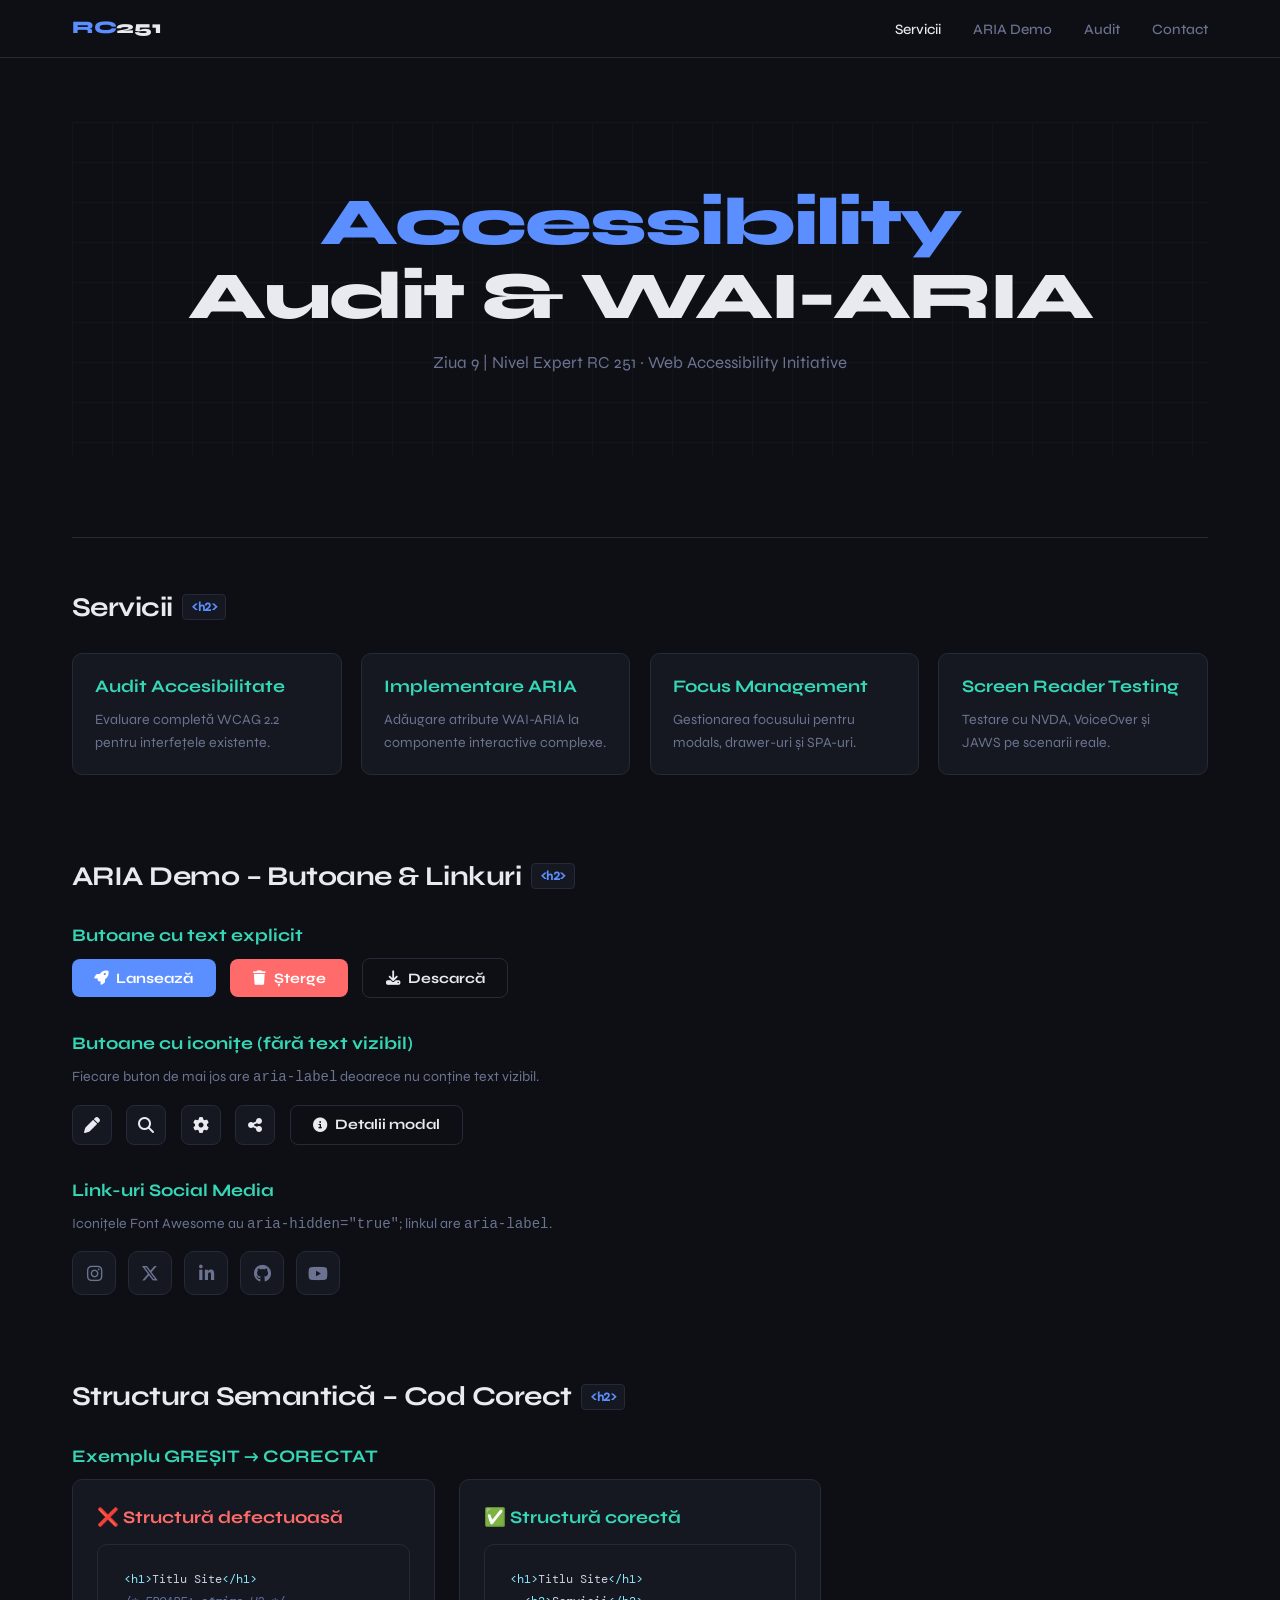
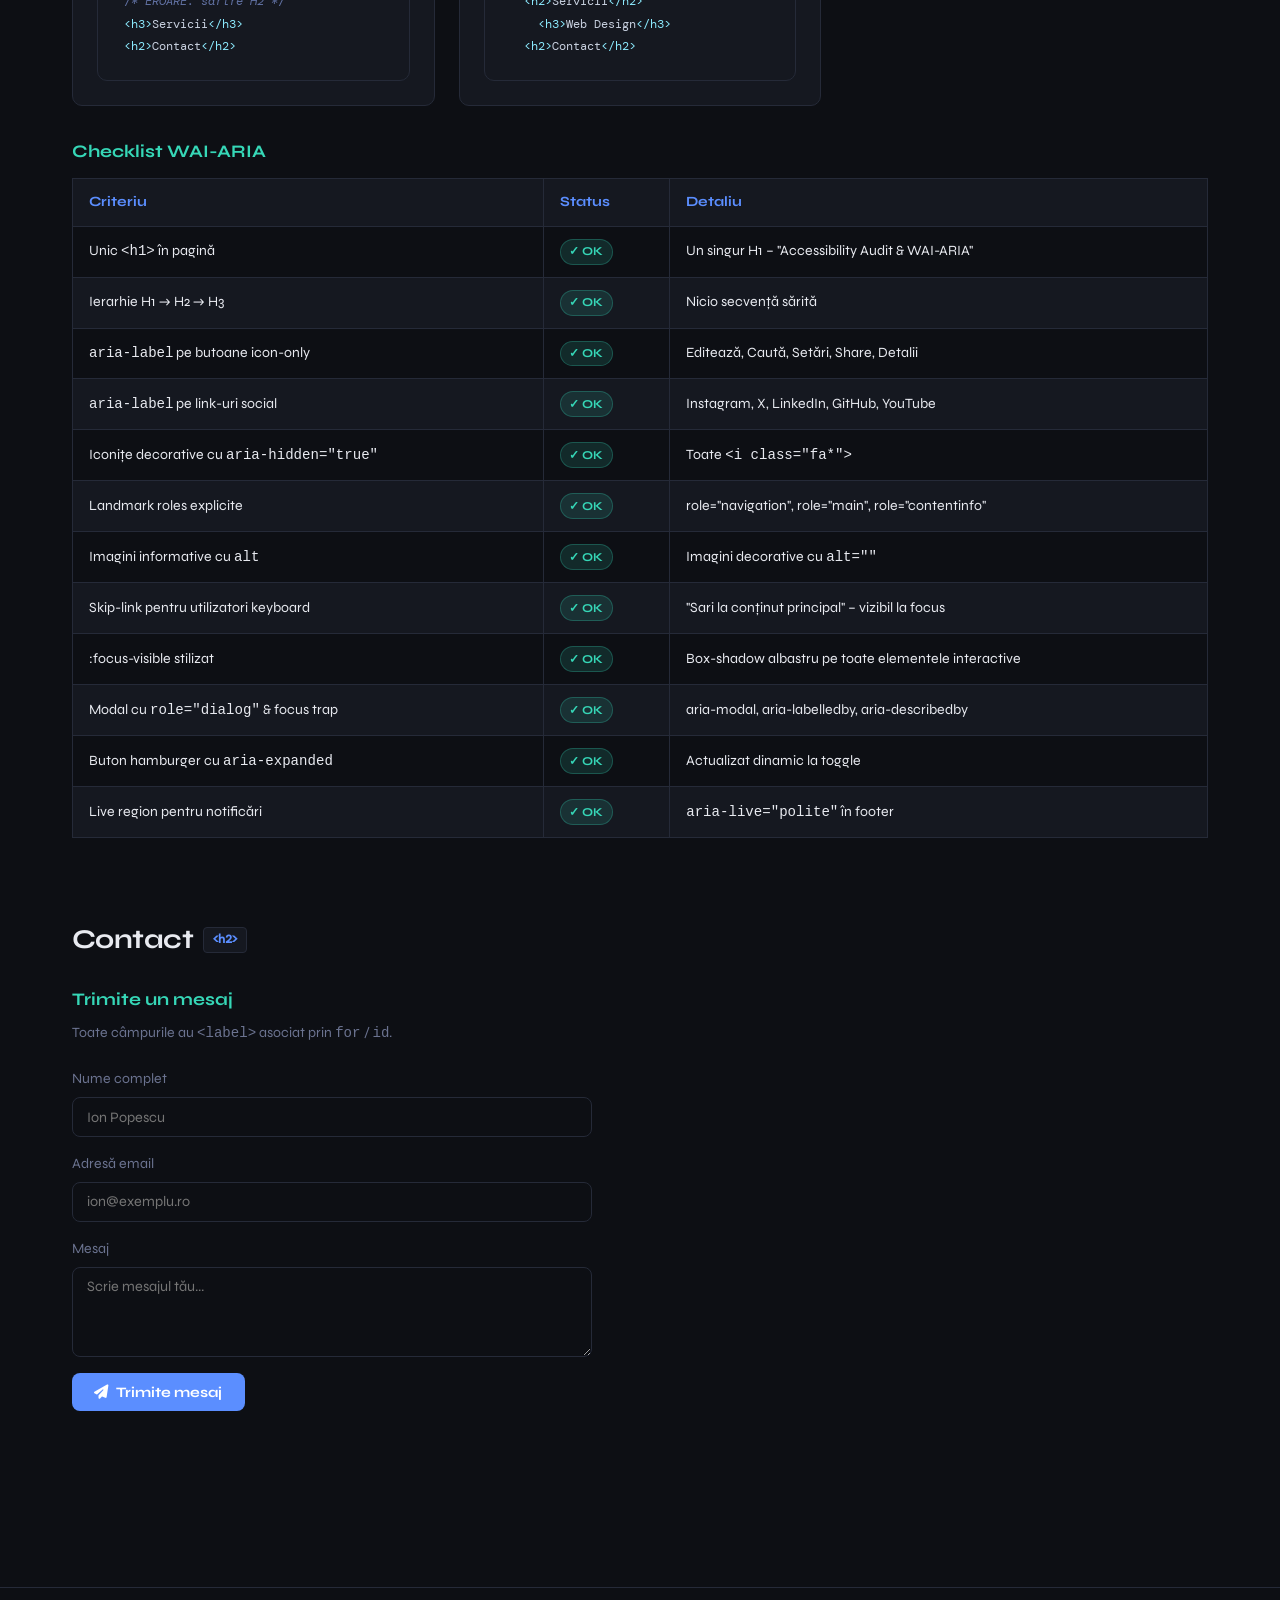
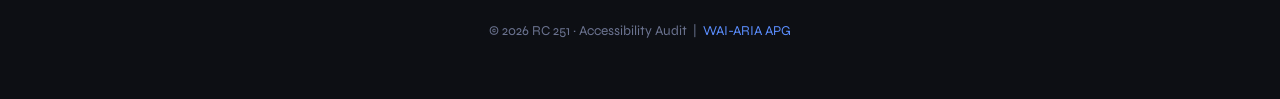
<file: ziua 7/codul final ziua 7/ziua 9/indexz.html>
<!DOCTYPE html>
<html lang="ro">
<head>
  <meta charset="UTF-8" />
  <meta name="viewport" content="width=device-width, initial-scale=1.0" />
  <title>RC 251 - Accessibility Audit | WAI-ARIA</title>
 
<!-- Accessibility Audit: WAI-ARIA implementation by Alexanocikin Nicolai -->

 
  <link rel="preconnect" href="https://fonts.googleapis.com" />
  <link href="https://fonts.googleapis.com/css2?family=Syne:wght@400;700;800&family=DM+Mono:wght@400;500&display=swap" rel="stylesheet" />
  <link rel="stylesheet" href="https://cdnjs.cloudflare.com/ajax/libs/font-awesome/6.5.0/css/all.min.css" />
 
  <style>
    /* ── DESIGN TOKENS ─────────────────────────────────────────── */
    :root {
      --bg:        #0d0f14;
      --surface:   #151820;
      --border:    #252a38;
      --accent:    #5b8eff;
      --accent2:   #ff6b6b;
      --accent3:   #36d7b7;
      --text:      #e8eaf0;
      --muted:     #6b7390;
      --focus-ring: 0 0 0 3px #5b8eff99;
      --radius:    10px;
      --font-head: 'Syne', sans-serif;
      --font-mono: 'DM Mono', monospace;
    }
 
    /* ── RESET ──────────────────────────────────────────────────── */
    *, *::before, *::after { box-sizing: border-box; margin: 0; padding: 0; }
    html { scroll-behavior: smooth; }
 
    body {
      background: var(--bg);
      color: var(--text);
      font-family: var(--font-head);
      line-height: 1.6;
      min-height: 100vh;
    }
 
    /* ── SKIP LINK (accesibilitate keyboard-first) ───────────────── */
    .skip-link {
      position: absolute;
      top: -60px;
      left: 1rem;
      background: var(--accent);
      color: #fff;
      padding: .5rem 1rem;
      border-radius: var(--radius);
      font-weight: 700;
      z-index: 9999;
      transition: top .2s;
    }
    .skip-link:focus { top: 1rem; }
 
    /* ── FOCUS MANAGEMENT – vizibil pentru utilizatori TAB ──────── */
    :focus-visible {
      outline: none;
      box-shadow: var(--focus-ring);
      border-radius: 4px;
    }
 
    /* ── NAVIGATION ─────────────────────────────────────────────── */
    header {
      position: sticky;
      top: 0;
      z-index: 100;
      background: var(--bg);
      border-bottom: 1px solid var(--border);
      backdrop-filter: blur(12px);
    }
 
    nav[role="navigation"] {
      max-width: 1200px;
      margin: 0 auto;
      padding: .9rem 2rem;
      display: flex;
      align-items: center;
      justify-content: space-between;
      gap: 1rem;
    }
 
    .logo {
      font-size: 1.1rem;
      font-weight: 800;
      letter-spacing: -.02em;
      color: var(--accent);
      text-decoration: none;
    }
 
    .nav-links {
      display: flex;
      gap: 2rem;
      list-style: none;
    }
 
    .nav-links a {
      color: var(--muted);
      text-decoration: none;
      font-size: .9rem;
      font-weight: 500;
      transition: color .2s;
    }
    .nav-links a:hover,
    .nav-links a[aria-current="page"] { color: var(--text); }
 
    /* Hamburger – mobil */
    .menu-btn {
      display: none;
      background: transparent;
      border: 1px solid var(--border);
      border-radius: var(--radius);
      padding: .5rem .7rem;
      cursor: pointer;
      gap: 5px;
      flex-direction: column;
      color: var(--text);
    }
    .menu-btn .icon-bar {
      display: block;
      width: 22px;
      height: 2px;
      background: currentColor;
      border-radius: 2px;
      transition: transform .25s, opacity .25s;
    }
 
    @media (max-width: 680px) {
      .menu-btn { display: flex; }
      .nav-links { display: none; }
      .nav-links.open { display: flex; flex-direction: column; }
    }
 
    /* ── MAIN LAYOUT ────────────────────────────────────────────── */
    main[role="main"] {
      max-width: 1200px;
      margin: 0 auto;
      padding: 4rem 2rem 6rem;
    }
 
    /* ── HERO ────────────────────────────────────────────────────── */
    .hero {
      text-align: center;
      padding: 4rem 0 5rem;
      position: relative;
    }
 
    /* decorative grid – aria-hidden */
    .hero-bg {
      position: absolute;
      inset: 0;
      background-image:
        linear-gradient(var(--border) 1px, transparent 1px),
        linear-gradient(90deg, var(--border) 1px, transparent 1px);
      background-size: 40px 40px;
      opacity: .25;
      pointer-events: none;
    }
 
    /* H1 – UNIC PE PAGINĂ */
    h1 {
      font-size: clamp(2.2rem, 6vw, 4.2rem);
      font-weight: 800;
      letter-spacing: -.03em;
      line-height: 1.1;
      position: relative;
    }
 
    .accent-word { color: var(--accent); }
 
    .hero-sub {
      margin-top: 1rem;
      color: var(--muted);
      font-size: 1.05rem;
      position: relative;
    }
 
    /* ── SECTION GENERIC ─────────────────────────────────────────── */
    section { margin-bottom: 5rem; }
 
    /* H2 – SECȚIUNI principale */
    h2 {
      font-size: 1.7rem;
      font-weight: 700;
      letter-spacing: -.02em;
      margin-bottom: 1.5rem;
      display: flex;
      align-items: center;
      gap: .6rem;
    }
 
    h2 .tag {
      font-family: var(--font-mono);
      font-size: .75rem;
      background: var(--surface);
      border: 1px solid var(--border);
      color: var(--accent);
      padding: .15rem .5rem;
      border-radius: 4px;
    }
 
    /* H3 – SUBsecțiuni */
    h3 {
      font-size: 1.1rem;
      font-weight: 700;
      color: var(--accent3);
      margin-bottom: .5rem;
    }
 
    /* ── CARD ────────────────────────────────────────────────────── */
    .card-grid {
      display: grid;
      grid-template-columns: repeat(auto-fill, minmax(280px, 1fr));
      gap: 1.5rem;
    }
 
    .card {
      background: var(--surface);
      border: 1px solid var(--border);
      border-radius: var(--radius);
      padding: 1.5rem;
      transition: border-color .2s, transform .2s;
    }
    .card:hover { border-color: var(--accent); transform: translateY(-3px); }
 
    .card-icon {
      width: 42px;
      height: 42px;
      background: #5b8eff18;
      border-radius: 8px;
      display: flex;
      align-items: center;
      justify-content: center;
      font-size: 1.1rem;
      color: var(--accent);
      margin-bottom: 1rem;
    }
 
    /* ── SERVICES ────────────────────────────────────────────────── */
    .services-grid {
      display: grid;
      grid-template-columns: repeat(auto-fill, minmax(240px, 1fr));
      gap: 1.2rem;
    }
 
    .service-item {
      background: var(--surface);
      border: 1px solid var(--border);
      border-radius: var(--radius);
      padding: 1.2rem 1.4rem;
    }
 
    .service-item p { color: var(--muted); font-size: .88rem; margin-top: .3rem; }
 
    /* ── BUTTONS ─────────────────────────────────────────────────── */
    .btn-row {
      display: flex;
      flex-wrap: wrap;
      gap: .9rem;
      align-items: center;
    }
 
    .btn {
      display: inline-flex;
      align-items: center;
      gap: .5rem;
      padding: .65rem 1.4rem;
      border-radius: 8px;
      font-family: var(--font-head);
      font-weight: 700;
      font-size: .9rem;
      cursor: pointer;
      border: none;
      transition: opacity .2s, transform .15s, box-shadow .2s;
    }
    .btn:hover { opacity: .85; transform: translateY(-1px); }
    .btn:active { transform: scale(.97); }
 
    .btn-primary { background: var(--accent); color: #fff; }
    .btn-danger  { background: var(--accent2); color: #fff; }
    .btn-ghost   {
      background: transparent;
      color: var(--text);
      border: 1px solid var(--border);
    }
 
    /* Icon-only buttons */
    .btn-icon {
      width: 40px; height: 40px;
      border-radius: 8px;
      border: 1px solid var(--border);
      background: var(--surface);
      color: var(--text);
      display: inline-flex;
      align-items: center;
      justify-content: center;
      cursor: pointer;
      font-size: 1rem;
      transition: border-color .2s, color .2s;
    }
    .btn-icon:hover { border-color: var(--accent); color: var(--accent); }
 
    /* ── SOCIAL LINKS ────────────────────────────────────────────── */
    .social-row {
      display: flex;
      gap: .75rem;
      flex-wrap: wrap;
    }
 
    .social-link {
      width: 44px; height: 44px;
      border-radius: 10px;
      background: var(--surface);
      border: 1px solid var(--border);
      display: inline-flex;
      align-items: center;
      justify-content: center;
      color: var(--muted);
      text-decoration: none;
      font-size: 1.1rem;
      transition: border-color .2s, color .2s, transform .2s;
    }
    .social-link:hover { border-color: var(--accent); color: var(--accent); transform: translateY(-2px); }
 
    /* ── CODE BLOCK ──────────────────────────────────────────────── */
    .code-block {
      background: var(--surface);
      border: 1px solid var(--border);
      border-radius: var(--radius);
      padding: 1.4rem 1.6rem;
      font-family: var(--font-mono);
      font-size: .82rem;
      line-height: 1.8;
      overflow-x: auto;
      color: #c9d1e0;
    }
 
    .code-block .k  { color: #ff79c6; }  /* keyword */
    .code-block .a  { color: #50fa7b; }  /* attr */
    .code-block .v  { color: #f1fa8c; }  /* value */
    .code-block .c  { color: #6272a4; font-style: italic; } /* comment */
    .code-block .t  { color: #8be9fd; }  /* tag */
 
    /* ── HEADING AUDIT TABLE ─────────────────────────────────────── */
    .table-wrap { overflow-x: auto; }
 
    table {
      width: 100%;
      border-collapse: collapse;
      font-size: .88rem;
    }
 
    th, td {
      padding: .75rem 1rem;
      border: 1px solid var(--border);
      text-align: left;
    }
 
    th { background: var(--surface); color: var(--accent); font-weight: 700; }
    tr:nth-child(even) td { background: #151820; }
 
    .badge {
      display: inline-block;
      padding: .15rem .55rem;
      border-radius: 999px;
      font-size: .75rem;
      font-weight: 700;
    }
    .badge-ok   { background: #36d7b722; color: var(--accent3); border: 1px solid #36d7b744; }
    .badge-warn { background: #ff6b6b22; color: var(--accent2); border: 1px solid #ff6b6b44; }
 
    /* ── SEPARATOR – decorativ ───────────────────────────────────── */
    hr.decorative { border: none; border-top: 1px solid var(--border); margin: 3rem 0; }
 
    /* ── FOOTER ──────────────────────────────────────────────────── */
    footer[role="contentinfo"] {
      border-top: 1px solid var(--border);
      padding: 2rem;
      text-align: center;
      color: var(--muted);
      font-size: .85rem;
    }
 
    footer a { color: var(--accent); text-decoration: none; }
    footer a:hover { text-decoration: underline; }
 
    /* ── MODAL DIALOG ────────────────────────────────────────────── */
    .modal-overlay {
      display: none;
      position: fixed;
      inset: 0;
      background: #00000099;
      z-index: 1000;
      align-items: center;
      justify-content: center;
    }
    .modal-overlay.open { display: flex; }
 
    .modal {
      background: var(--surface);
      border: 1px solid var(--border);
      border-radius: 14px;
      padding: 2rem;
      max-width: 440px;
      width: 90%;
      position: relative;
    }
 
    .modal h2 { font-size: 1.3rem; margin-bottom: .75rem; }
    .modal p  { color: var(--muted); font-size: .9rem; }
 
    .modal-close {
      position: absolute;
      top: 1rem; right: 1rem;
      background: transparent;
      border: 1px solid var(--border);
      border-radius: 6px;
      width: 32px; height: 32px;
      cursor: pointer;
      color: var(--text);
      display: flex;
      align-items: center;
      justify-content: center;
      font-size: .9rem;
      transition: border-color .2s;
    }
    .modal-close:hover { border-color: var(--accent2); color: var(--accent2); }
 
    /* ── FORM ────────────────────────────────────────────────────── */
    .form-group { display: flex; flex-direction: column; gap: .4rem; margin-bottom: 1rem; }
    .form-group label { font-size: .88rem; color: var(--muted); }
    .form-group input,
    .form-group textarea {
      background: var(--bg);
      border: 1px solid var(--border);
      border-radius: 8px;
      color: var(--text);
      font-family: var(--font-head);
      font-size: .9rem;
      padding: .65rem .9rem;
      outline: none;
      transition: border-color .2s, box-shadow .2s;
    }
    .form-group input:focus,
    .form-group textarea:focus {
      border-color: var(--accent);
      box-shadow: var(--focus-ring);
    }
 
    /* ── LIVE REGION ─────────────────────────────────────────────── */
    .sr-only {
      position: absolute;
      width: 1px; height: 1px;
      margin: -1px; padding: 0;
      overflow: hidden;
      clip: rect(0,0,0,0);
      white-space: nowrap;
      border: 0;
    }
  </style>
</head>
 
<body>
 
  <!-- Skip-link: keyboard users jump directly to content -->
  <a class="skip-link" href="#main-content">Sari la conținut principal</a>
 
  <!-- ══ HEADER / NAV ══════════════════════════════════════════════ -->
  <header>
    <nav role="navigation" aria-label="Navigație principală">
      <a href="#" class="logo" aria-label="RC 251 – Acasă">RC<span style="color:var(--text)">251</span></a>
 
      <!-- Hamburger – buton cu iconițe, fără text → aria-label obligatoriu -->
      <button
        class="menu-btn"
        aria-label="Deschide meniul de navigație"
        aria-expanded="false"
        aria-controls="primary-nav"
        onclick="toggleMenu(this)"
      >
        <span class="icon-bar" aria-hidden="true"></span>
        <span class="icon-bar" aria-hidden="true"></span>
        <span class="icon-bar" aria-hidden="true"></span>
      </button>
 
      <ul class="nav-links" id="primary-nav" role="list">
        <li><a href="#servicii" aria-current="page">Servicii</a></li>
        <li><a href="#aria-demo">ARIA Demo</a></li>
        <li><a href="#audit">Audit</a></li>
        <li><a href="#contact">Contact</a></li>
      </ul>
    </nav>
  </header>
 
  <!-- ══ MAIN ══════════════════════════════════════════════════════ -->
  <main role="main" id="main-content" tabindex="-1">
 
    <!-- ── HERO ─────────────────────────────────────────────────── -->
    <section class="hero" aria-labelledby="hero-heading">
      <!-- Elementul decorativ → aria-hidden -->
      <div class="hero-bg" aria-hidden="true"></div>
 
      <!-- H1 -->
      <h1 id="hero-heading">
        <span class="accent-word">Accessibility</span><br />
        Audit &amp; WAI-ARIA
      </h1>
      <p class="hero-sub">Ziua 9 | Nivel Expert RC 251 · Web Accessibility Initiative</p>
    </section>
 
    <hr class="decorative" aria-hidden="true" />
 
    <!-- H2 -->
    <section id="servicii" aria-labelledby="servicii-heading">
      <h2 id="servicii-heading">
        Servicii <span class="tag" aria-hidden="true">&lt;h2&gt;</span>
      </h2>
 
      <div class="services-grid">
 
        <!-- H3 -->
        <div class="service-item">
          <h3>Audit Accesibilitate</h3>
          <p>Evaluare completă WCAG 2.2 pentru interfețele existente.</p>
        </div>
 
        <div class="service-item">
          <h3>Implementare ARIA</h3>
          <p>Adăugare atribute WAI-ARIA la componente interactive complexe.</p>
        </div>
 
        <div class="service-item">
          <h3>Focus Management</h3>
          <p>Gestionarea focusului pentru modals, drawer-uri și SPA-uri.</p>
        </div>
 
        <div class="service-item">
          <h3>Screen Reader Testing</h3>
          <p>Testare cu NVDA, VoiceOver și JAWS pe scenarii reale.</p>
        </div>
      </div>
    </section>
 
    <!-- ══ H2: ARIA DEMO – BUTOANE ════════════════════════════════ -->
    <section id="aria-demo" aria-labelledby="aria-heading">
      <h2 id="aria-heading">
        ARIA Demo – Butoane &amp; Linkuri <span class="tag" aria-hidden="true">&lt;h2&gt;</span>
      </h2>
 
      <!-- H3: Butoane cu text -->
      <h3>Butoane cu text explicit</h3>
      <div class="btn-row" style="margin-bottom:2rem">
        <button class="btn btn-primary" type="button">
          <i class="fas fa-rocket" aria-hidden="true"></i>
          Lansează
        </button>
 
        <button class="btn btn-danger" type="button">
          <i class="fas fa-trash" aria-hidden="true"></i>
          Șterge
        </button>
 
        <button class="btn btn-ghost" type="button">
          <i class="fas fa-download" aria-hidden="true"></i>
          Descarcă
        </button>
      </div>
 
      <!-- H3: Butoane ICON-ONLY → aria-label obligatoriu -->
      <h3>Butoane cu iconițe (fără text vizibil)</h3>
      <p style="color:var(--muted);font-size:.88rem;margin-bottom:1rem">
        Fiecare buton de mai jos are <code>aria-label</code> deoarece nu conține text vizibil.
      </p>
      <div class="btn-row" style="margin-bottom:2rem">
        <button
          class="btn-icon"
          type="button"
          aria-label="Editează înregistrarea"
          title="Editează"
        >
          <i class="fas fa-pen" aria-hidden="true"></i>
        </button>
 
        <button
          class="btn-icon"
          type="button"
          aria-label="Caută în conținut"
          title="Caută"
        >
          <i class="fas fa-magnifying-glass" aria-hidden="true"></i>
        </button>
 
        <button
          class="btn-icon"
          type="button"
          aria-label="Setări aplicație"
          title="Setări"
        >
          <i class="fas fa-gear" aria-hidden="true"></i>
        </button>
 
        <button
          class="btn-icon"
          type="button"
          aria-label="Împărtășește această pagină"
          title="Share"
        >
          <i class="fas fa-share-nodes" aria-hidden="true"></i>
        </button>
 
        <!-- Deschide modal -->
        <button
          class="btn btn-ghost"
          type="button"
          aria-label="Deschide fereastra de detalii"
          aria-haspopup="dialog"
          onclick="openModal()"
        >
          <i class="fas fa-circle-info" aria-hidden="true"></i>
          Detalii modal
        </button>
      </div>
 
      <!-- H3: Social Media links -->
      <h3>Link-uri Social Media</h3>
      <p style="color:var(--muted);font-size:.88rem;margin-bottom:1rem">
        Iconițele Font Awesome au <code>aria-hidden="true"</code>; linkul are <code>aria-label</code>.
      </p>
      <div class="social-row">
        <a href="#" class="social-link" aria-label="Vizitează pagina noastră de Instagram">
          <i class="fab fa-instagram" aria-hidden="true"></i>
        </a>
        <a href="#" class="social-link" aria-label="Urmărește-ne pe X / Twitter">
          <i class="fab fa-x-twitter" aria-hidden="true"></i>
        </a>
        <a href="#" class="social-link" aria-label="Conectează-te pe LinkedIn">
          <i class="fab fa-linkedin-in" aria-hidden="true"></i>
        </a>
        <a href="#" class="social-link" aria-label="Explorează proiectele pe GitHub">
          <i class="fab fa-github" aria-hidden="true"></i>
        </a>
        <a href="#" class="social-link" aria-label="Abonează-te pe YouTube">
          <i class="fab fa-youtube" aria-hidden="true"></i>
        </a>
      </div>
    </section>
 
    <!-- ══ H2: AUDIT – CODUL SURSĂ ═══════════════════════════════ -->
    <section id="audit" aria-labelledby="audit-heading">
      <h2 id="audit-heading">
        Structura Semantică – Cod Corect <span class="tag" aria-hidden="true">&lt;h2&gt;</span>
      </h2>
 
      <!-- H3 -->
      <h3>Exemplu GREȘIT → CORECTAT</h3>
      <div class="card-grid" style="margin-bottom:2rem">
        <div class="card">
          <h3 style="color:var(--accent2)">❌ Structură defectuoasă</h3>
          <pre class="code-block" style="margin-top:.75rem;font-size:.78rem">
<span class="t">&lt;h1&gt;</span>Titlu Site<span class="t">&lt;/h1&gt;</span>
<span class="c">/* EROARE: sărire H2 */</span>
<span class="t">&lt;h3&gt;</span>Servicii<span class="t">&lt;/h3&gt;</span>
<span class="t">&lt;h2&gt;</span>Contact<span class="t">&lt;/h2&gt;</span></pre>
        </div>
 
        <div class="card">
          <h3 style="color:var(--accent3)">✅ Structură corectă</h3>
          <pre class="code-block" style="margin-top:.75rem;font-size:.78rem">
<span class="t">&lt;h1&gt;</span>Titlu Site<span class="t">&lt;/h1&gt;</span>
  <span class="t">&lt;h2&gt;</span>Servicii<span class="t">&lt;/h2&gt;</span>
    <span class="t">&lt;h3&gt;</span>Web Design<span class="t">&lt;/h3&gt;</span>
  <span class="t">&lt;h2&gt;</span>Contact<span class="t">&lt;/h2&gt;</span></pre>
        </div>
      </div>
 
      <!-- H3: Tabelul auditului -->
      <h3>Checklist WAI-ARIA</h3>
      <div class="table-wrap" style="margin-top:.75rem">
        <table aria-label="Checklist audit accesibilitate WAI-ARIA">
          <thead>
            <tr>
              <th scope="col">Criteriu</th>
              <th scope="col">Status</th>
              <th scope="col">Detaliu</th>
            </tr>
          </thead>
          <tbody>
            <tr>
              <td>Unic <code>&lt;h1&gt;</code> în pagină</td>
              <td><span class="badge badge-ok">✓ OK</span></td>
              <td>Un singur H1 – "Accessibility Audit &amp; WAI-ARIA"</td>
            </tr>
            <tr>
              <td>Ierarhie H1 → H2 → H3</td>
              <td><span class="badge badge-ok">✓ OK</span></td>
              <td>Nicio secvență sărită</td>
            </tr>
            <tr>
              <td><code>aria-label</code> pe butoane icon-only</td>
              <td><span class="badge badge-ok">✓ OK</span></td>
              <td>Editează, Caută, Setări, Share, Detalii</td>
            </tr>
            <tr>
              <td><code>aria-label</code> pe link-uri social</td>
              <td><span class="badge badge-ok">✓ OK</span></td>
              <td>Instagram, X, LinkedIn, GitHub, YouTube</td>
            </tr>
            <tr>
              <td>Iconițe decorative cu <code>aria-hidden="true"</code></td>
              <td><span class="badge badge-ok">✓ OK</span></td>
              <td>Toate <code>&lt;i class="fa*"&gt;</code></td>
            </tr>
            <tr>
              <td>Landmark roles explicite</td>
              <td><span class="badge badge-ok">✓ OK</span></td>
              <td>role="navigation", role="main", role="contentinfo"</td>
            </tr>
            <tr>
              <td>Imagini informative cu <code>alt</code></td>
              <td><span class="badge badge-ok">✓ OK</span></td>
              <td>Imagini decorative cu <code>alt=""</code></td>
            </tr>
            <tr>
              <td>Skip-link pentru utilizatori keyboard</td>
              <td><span class="badge badge-ok">✓ OK</span></td>
              <td>"Sari la conținut principal" – vizibil la focus</td>
            </tr>
            <tr>
              <td>:focus-visible stilizat</td>
              <td><span class="badge badge-ok">✓ OK</span></td>
              <td>Box-shadow albastru pe toate elementele interactive</td>
            </tr>
            <tr>
              <td>Modal cu <code>role="dialog"</code> &amp; focus trap</td>
              <td><span class="badge badge-ok">✓ OK</span></td>
              <td>aria-modal, aria-labelledby, aria-describedby</td>
            </tr>
            <tr>
              <td>Buton hamburger cu <code>aria-expanded</code></td>
              <td><span class="badge badge-ok">✓ OK</span></td>
              <td>Actualizat dinamic la toggle</td>
            </tr>
            <tr>
              <td>Live region pentru notificări</td>
              <td><span class="badge badge-ok">✓ OK</span></td>
              <td><code>aria-live="polite"</code> în footer</td>
            </tr>
          </tbody>
        </table>
      </div>
    </section>
 
    <!-- ══ H2: CONTACT FORM ═══════════════════════════════════════ -->
    <section id="contact" aria-labelledby="contact-heading">
      <h2 id="contact-heading">
        Contact <span class="tag" aria-hidden="true">&lt;h2&gt;</span>
      </h2>
 
      <div style="max-width:520px">
        <h3>Trimite un mesaj</h3>
        <p style="color:var(--muted);font-size:.88rem;margin-bottom:1.5rem">
          Toate câmpurile au <code>&lt;label&gt;</code> asociat prin <code>for</code> / <code>id</code>.
        </p>
 
        <!-- NU folosim <form> per instrucțiunile platformei -->
        <div role="form" aria-label="Formular de contact">
          <div class="form-group">
            <label for="name">Nume complet</label>
            <input
              type="text"
              id="name"
              name="name"
              autocomplete="name"
              aria-required="true"
              placeholder="Ion Popescu"
            />
          </div>
 
          <div class="form-group">
            <label for="email">Adresă email</label>
            <input
              type="email"
              id="email"
              name="email"
              autocomplete="email"
              aria-required="true"
              placeholder="ion@exemplu.ro"
            />
          </div>
 
          <div class="form-group">
            <label for="message">Mesaj</label>
            <textarea
              id="message"
              name="message"
              rows="4"
              aria-required="true"
              placeholder="Scrie mesajul tău..."
            ></textarea>
          </div>
 
          <button
            class="btn btn-primary"
            type="button"
            aria-label="Trimite formularul de contact"
          >
            <i class="fas fa-paper-plane" aria-hidden="true"></i>
            Trimite mesaj
          </button>
        </div>
      </div>
    </section>
 
  </main>
 
  <!-- ══ MODAL DIALOG ══════════════════════════════════════════════ -->
  <div
    class="modal-overlay"
    id="modal-overlay"
    role="dialog"
    aria-modal="true"
    aria-labelledby="modal-title"
    aria-describedby="modal-desc"
  >
    <div class="modal">
      <button
        class="modal-close"
        aria-label="Închide fereastra de dialog"
        onclick="closeModal()"
      >
        <i class="fas fa-xmark" aria-hidden="true"></i>
      </button>
 
      <!-- H2 în context modal – corect semantic -->
      <h2 id="modal-title">Detalii Implementare</h2>
      <p id="modal-desc" style="margin-top:.5rem">
        Această fereastră demonstrează managementul focusului: la deschidere,
        focusul se mută pe primul element interactiv; la închidere, revine pe
        butonul declanșator. Tasta <kbd>Escape</kbd> închide dialogul.
      </p>
      <div class="btn-row" style="margin-top:1.5rem">
        <button class="btn btn-primary" type="button" onclick="closeModal()">
          Am înțeles
        </button>
        <button class="btn btn-ghost" type="button" onclick="closeModal()">
          Anulează
        </button>
      </div>
    </div>
  </div>
 
  <!-- ══ FOOTER ══════════════════════════════════════════════════ -->
  <footer role="contentinfo">
    <!-- aria-live: screen reader-ul anunță modificări dinamice -->
    <div aria-live="polite" aria-atomic="true" class="sr-only" id="live-region"></div>
 
    <p>
      &copy; 2026 RC 251 · Accessibility Audit
      &nbsp;|&nbsp;
      <!-- Accessibility Audit: WAI-ARIA implementation by Student RC 251 -->
      <a href="https://www.w3.org/WAI/ARIA/apg/" target="_blank" rel="noopener noreferrer"
         aria-label="Documentație WAI-ARIA Authoring Practices Guide (se deschide în tab nou)">
        WAI-ARIA APG
      </a>
    </p>
 
    <!-- Imagine decorativă – alt="" ───────────────────────────── -->
    <img src="data:image/svg+xml,%3Csvg xmlns='http://www.w3.org/2000/svg' width='1' height='1'/%3E"
         alt=""
         aria-hidden="true"
         width="1" height="1" />
  </footer>
 
  <!-- ══ JAVASCRIPT ════════════════════════════════════════════════ -->
  <script>
    /* ── Hamburger Menu ─────────────────────────────────────────── */
    function toggleMenu(btn) {
      const nav     = document.getElementById('primary-nav');
      const isOpen  = btn.getAttribute('aria-expanded') === 'true';
      btn.setAttribute('aria-expanded', String(!isOpen));
      nav.classList.toggle('open', !isOpen);
      announce(isOpen ? 'Meniu închis.' : 'Meniu deschis.');
    }
 
    /* ── Modal ──────────────────────────────────────────────────── */
    let lastFocus = null;
 
    function openModal() {
      lastFocus = document.activeElement;
      const overlay = document.getElementById('modal-overlay');
      overlay.classList.add('open');
      // Mută focusul pe primul element focusabil din modal
      const firstFocusable = overlay.querySelector('button, [href], input, [tabindex]:not([tabindex="-1"])');
      firstFocusable && firstFocusable.focus();
      announce('Dialog deschis: Detalii Implementare');
    }
 
    function closeModal() {
      document.getElementById('modal-overlay').classList.remove('open');
      lastFocus && lastFocus.focus();
      announce('Dialog închis.');
    }
 
    /* Escape key closes modal */
    document.addEventListener('keydown', function(e) {
      if (e.key === 'Escape') {
        const overlay = document.getElementById('modal-overlay');
        if (overlay.classList.contains('open')) closeModal();
      }
    });
 
    /* ── aria-live announce ──────────────────────────────────────── */
    function announce(msg) {
      const region = document.getElementById('live-region');
      region.textContent = '';
      requestAnimationFrame(() => { region.textContent = msg; });
    }
  </script>
 
</body>
</html>
</file>
<file: features.css>
/* features.css */

:root {

  --base-delay: 100ms;
  --stagger-step: 150ms;

  --spring-easing: cubic-bezier(0.5, 1.5, 0.5, 1);

  --card-bg: rgba(255, 255, 255, 0.06);
  --border-glow: rgba(255, 255, 255, 0.12);

}

*{
  margin:0;
  padding:0;
  box-sizing:border-box;
}

body{
  min-height:100vh;

  font-family:Arial, Helvetica, sans-serif;

  background:
  radial-gradient(circle at top left, #243b55, #141e30);

  color:white;

  padding:50px 30px;
}

.hero{
  text-align:center;
  margin-bottom:60px;
}

.hero h1{
  font-size:3rem;
  margin-bottom:10px;
}

.hero p{
  opacity:0.8;
  font-size:1.1rem;
}

.ui-orchestrator{

  width:100%;
  max-width:1200px;

  margin:auto;

  display:grid;

  grid-template-columns:
  repeat(auto-fit, minmax(320px, 1fr));

  gap:30px;
}

/* ========================= */
/* ANIMATIE PRINCIPALA */
/* ========================= */

@keyframes entrance {

  0%{
    opacity:0;

    transform:
    perspective(1000px)
    rotateX(-20deg)
    translateY(60px)
    scale(0.9);

    filter:blur(12px);
  }

  60%{
    opacity:1;
  }

  100%{
    opacity:1;

    transform:
    perspective(1000px)
    rotateX(0deg)
    translateY(0)
    scale(1);

    filter:blur(0);
  }
}

/* ========================= */
/* REVEAL TEXT */
/* ========================= */

@keyframes textReveal {

  from{
    clip-path: inset(0 100% 0 0);
    opacity:0;
  }

  to{
    clip-path: inset(0 0 0 0);
    opacity:1;
  }
}

/* ========================= */
/* INVERSE STAGGER LOGIC */
/* ========================= */

.feature-wrapper{

  /*
    Non-Linear Timing:
    Delay Exponențial
  */

  --exp-delay:
  calc(var(--reverse) * var(--reverse) * 120ms);

  opacity:0;

  /* Optimization: GPU Layering enabled */

  will-change:
  transform,
  opacity,
  filter;

  transform:
  translateZ(0);

  animation:
  entrance 1.1s var(--spring-easing) forwards;

  animation-delay:
  calc(var(--base-delay) + var(--exp-delay));
}

/* ========================= */
/* CARD DESIGN */
/* ========================= */

.feature-card{

  position:relative;

  display:flex;

  align-items:center;

  gap:1.5rem;

  padding:2rem;

  border-radius:24px;

  overflow:hidden;

  background:var(--card-bg);

  border:1px solid var(--border-glow);

  backdrop-filter:blur(16px);

  box-shadow:
  0 10px 30px rgba(0,0,0,0.25);

  transition:
  transform 0.4s ease,
  border 0.4s ease;
}

.feature-card:hover{

  transform:
  translateY(-8px)
  scale(1.02);

  border:
  1px solid rgba(255,255,255,0.35);
}

/* ========================= */
/* ICON */
/* ========================= */

.card-icon{

  min-width:80px;
  height:80px;

  display:flex;
  align-items:center;
  justify-content:center;

  border-radius:20px;

  font-size:2rem;

  background:
  linear-gradient(
    135deg,
    rgba(255,255,255,0.15),
    rgba(255,255,255,0.03)
  );

  box-shadow:
  inset 0 0 10px rgba(255,255,255,0.1);
}

/* ========================= */
/* CONTENT */
/* ========================= */

.card-content{
  display:flex;
  flex-direction:column;
  gap:10px;
}

.card-content h3{

  font-size:1.4rem;

  letter-spacing:0.5px;
}

.card-content p{

  opacity:0.8;

  line-height:1.6;
}

/* ========================= */
/* SUB-SINCRONIZARE */
/* ========================= */

.stagger-text{

  opacity:0;

  animation:
  textReveal 0.7s ease-out forwards;

  animation-delay:
  calc(
    var(--base-delay)
    +
    var(--exp-delay)
    +
    500ms
  );
}

/* ========================= */
/* RESPONSIVE */
/* ========================= */

@media(max-width:768px){

  .hero h1{
    font-size:2.2rem;
  }

  .feature-card{
    flex-direction:column;
    text-align:center;
  }
}
</file>
